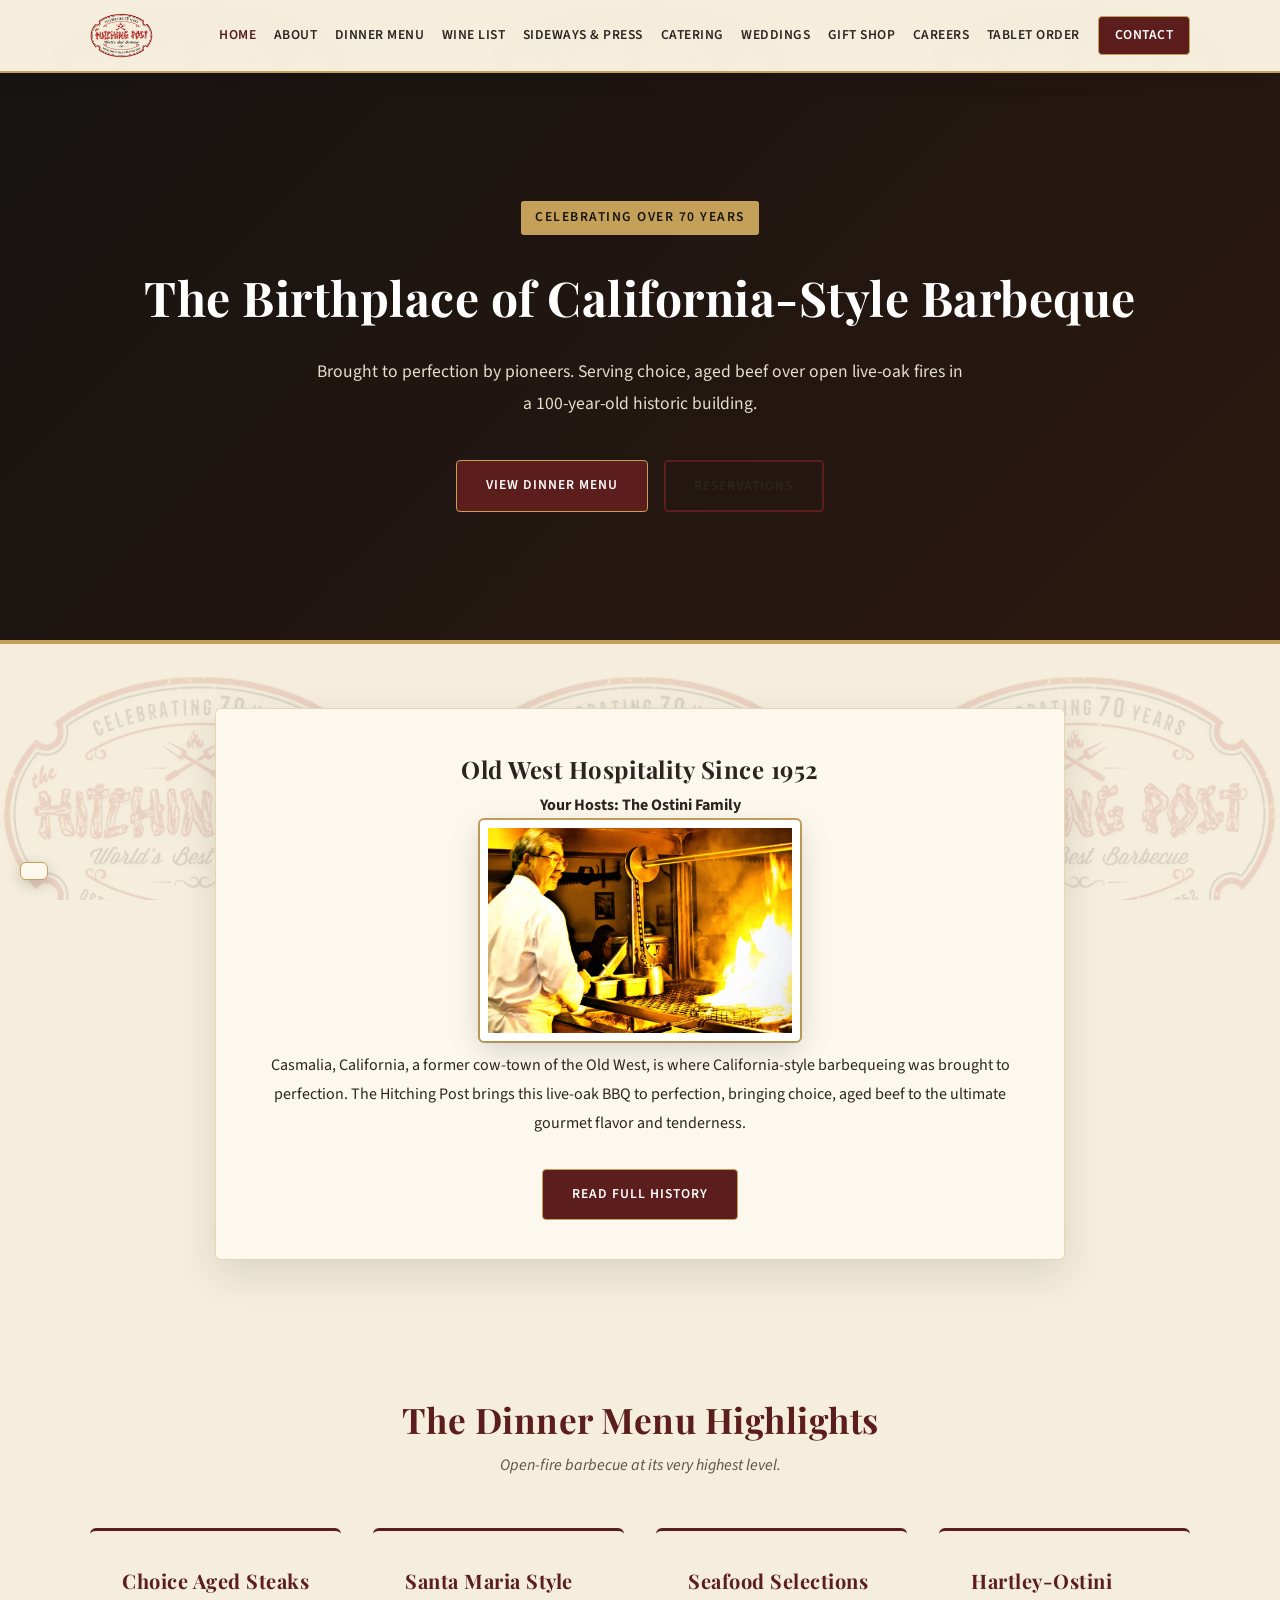
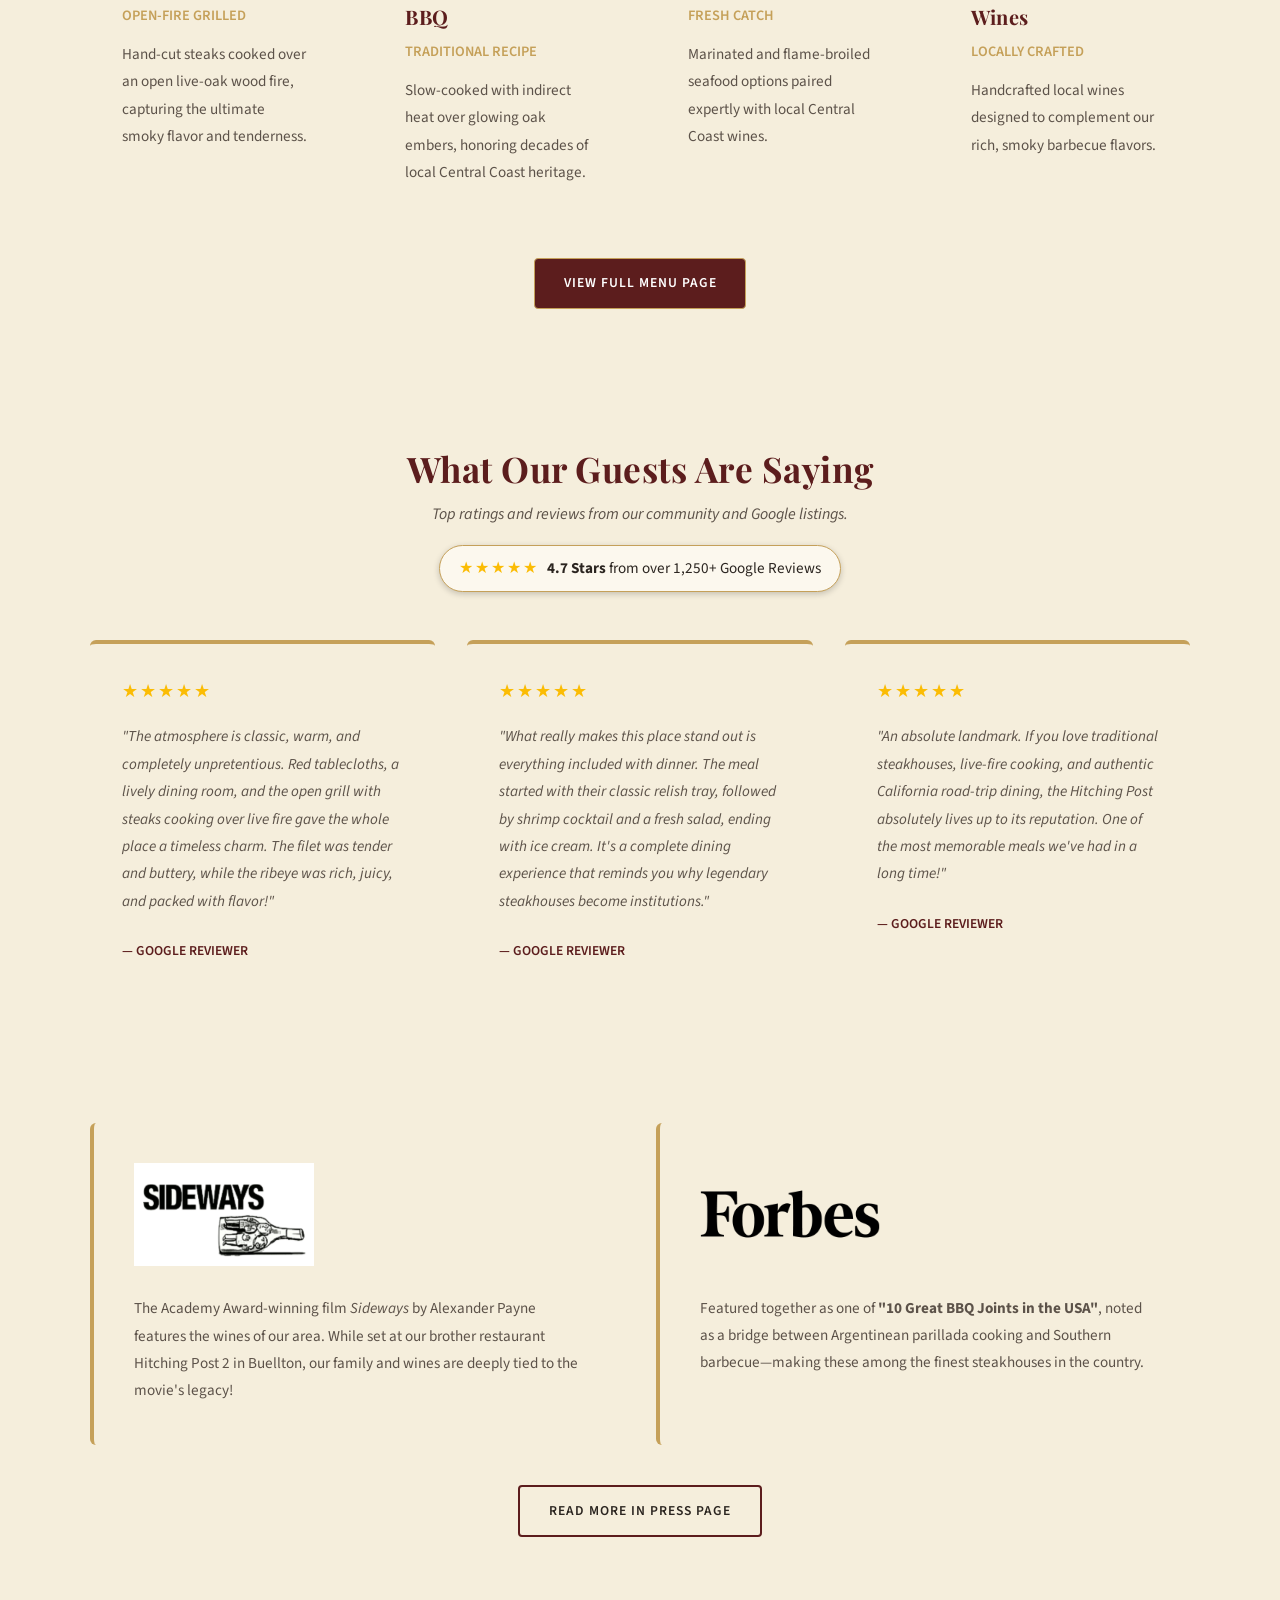
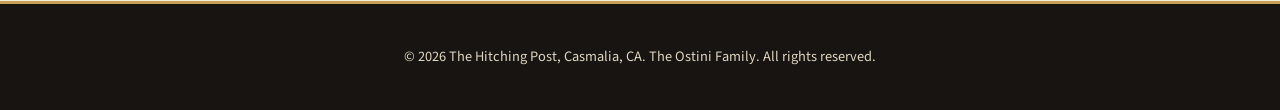
<file: index.html>
<!DOCTYPE html>
<html lang="en">
<head>
    <meta charset="UTF-8">
    <meta name="viewport" content="width=device-width, initial-scale=1.0">
    <title>The Hitching Post | Casmalia, California</title>
    <link rel="stylesheet" href="style.css">
    <link rel="preconnect" href="https://fonts.googleapis.com">
    <link rel="preconnect" href="https://fonts.gstatic.com" crossorigin>
    <link href="https://fonts.googleapis.com/css2?family=Playfair+Display:ital,wght@0,400;0,700;1,400&family=Source+Sans+Pro:wght@400;600&display=swap" rel="stylesheet">
    <!-- Google Translate Script API -->
    <script type="text/javascript" src="//translate.google.com/translate_a/element.js?cb=googleTranslateElementInit"></script>
</head>
<body>

    <!-- Moving Logo Watermark Background Grid -->
    <div class="bg-grid-container">
        <div class="bg-column">
            <img src="logo.PNG" alt="Watermark Logo">
            <img src="logo.PNG" alt="Watermark Logo">
            <img src="logo.PNG" alt="Watermark Logo">
            <img src="logo.PNG" alt="Watermark Logo">
        </div>
        <div class="bg-column">
            <img src="logo.PNG" alt="Watermark Logo">
            <img src="logo.PNG" alt="Watermark Logo">
            <img src="logo.PNG" alt="Watermark Logo">
            <img src="logo.PNG" alt="Watermark Logo">
        </div>
        <div class="bg-column">
            <img src="logo.PNG" alt="Watermark Logo">
            <img src="logo.PNG" alt="Watermark Logo">
            <img src="logo.PNG" alt="Watermark Logo">
            <img src="logo.PNG" alt="Watermark Logo">
        </div>
    </div>

    <!-- Header / Navigation -->
    <header class="site-header">
        <div class="container nav-container">
            <a href="index.html" class="logo-link">
                <img src="logo.PNG" alt="The Hitching Post Logo" class="site-logo">
            </a>
            <nav class="nav-links">
                <a href="index.html">Home</a>
                <a href="about.html">About</a>
                <a href="menu.html">Dinner Menu</a>
                <a href="wine.html">Wine List</a>
                <a href="press.html">Sideways & Press</a>
                <a href="catering.html">Catering</a>
                <a href="weddings.html">Weddings</a>
                <a href="shop.html">Gift Shop</a>
                <a href="career.html">Careers</a>
                <a href="tablet-order.html">Tablet Order</a>
                <a href="contact.html" class="btn-nav">Contact</a>
            </nav>
        </div>
    </header>

    <!-- Hero Section -->
    <section class="page-hero" style="padding: 8rem 0;">
        <div class="container">
            <span style="background-color: var(--secondary-color); color: var(--dark-bg); padding: 0.3rem 0.9rem; font-size: 0.85rem; font-weight: 600; text-transform: uppercase; letter-spacing: 1.5px; border-radius: 3px; display: inline-block; margin-bottom: 1.2rem;">Celebrating Over 70 Years</span>
            <h2 style="font-size: 3rem; margin-bottom: 1rem;">The Birthplace of California-Style Barbeque</h2>
            <p style="max-width: 650px; margin: 0 auto 2.5rem auto; color: #e6dfcb;">Brought to perfection by pioneers. Serving choice, aged beef over open live-oak fires in a 100-year-old historic building.</p>
            <div style="display: flex; gap: 1rem; justify-content: center;">
                <a href="menu.html" class="btn btn-primary">View Dinner Menu</a>
                <a href="contact.html" class="btn btn-secondary">Reservations</a>
            </div>
        </div>
    </section>

    <!-- About / History Section -->
    <section class="content-section container">
        <div class="content-box" style="text-align: center;">
            <h2>Old West Hospitality Since 1952</h2>
            <p class="lead"><strong>Your Hosts: The Ostini Family</strong></p>
            <div class="content-image-container">
                <img src="history.PNG" alt="History of The Hitching Post" class="history-img">
            </div>
            <p>Casmalia, California, a former cow-town of the Old West, is where California-style barbequeing was brought to perfection. The Hitching Post brings this live-oak BBQ to perfection, bringing choice, aged beef to the ultimate gourmet flavor and tenderness.</p>
            <div style="margin-top: 2rem;">
                <a href="about.html" class="btn btn-primary">Read Full History</a>
            </div>
        </div>
    </section>

    <!-- Dinner Menu Highlights Section -->
    <section class="content-section container">
        <div style="text-align: center; margin-bottom: 3rem;">
            <h2 style="color: var(--primary-color); font-size: 2.2rem;">The Dinner Menu Highlights</h2>
            <p style="color: var(--text-muted); font-style: italic;">Open-fire barbecue at its very highest level.</p>
        </div>
        
        <div style="display: grid; grid-template-columns: repeat(auto-fit, minmax(250px, 1fr)); gap: 2rem;">
            <div class="menu-item" style="padding: 2rem; border-radius: 6px; border-top: 3px solid var(--primary-color);">
                <h4 style="color: var(--primary-color); font-size: 1.25rem;">Choice Aged Steaks</h4>
                <p style="font-weight: 600; color: var(--secondary-color); font-size: 0.9rem; text-transform: uppercase; margin: 0.25rem 0 0.75rem 0;">Open-Fire Grilled</p>
                <p style="font-size: 0.95rem; color: var(--text-muted);">Hand-cut steaks cooked over an open live-oak wood fire, capturing the ultimate smoky flavor and tenderness.</p>
            </div>
            <div class="menu-item" style="padding: 2rem; border-radius: 6px; border-top: 3px solid var(--primary-color);">
                <h4 style="color: var(--primary-color); font-size: 1.25rem;">Santa Maria Style BBQ</h4>
                <p style="font-weight: 600; color: var(--secondary-color); font-size: 0.9rem; text-transform: uppercase; margin: 0.25rem 0 0.75rem 0;">Traditional Recipe</p>
                <p style="font-size: 0.95rem; color: var(--text-muted);">Slow-cooked with indirect heat over glowing oak embers, honoring decades of local Central Coast heritage.</p>
            </div>
            <div class="menu-item" style="padding: 2rem; border-radius: 6px; border-top: 3px solid var(--primary-color);">
                <h4 style="color: var(--primary-color); font-size: 1.25rem;">Seafood Selections</h4>
                <p style="font-weight: 600; color: var(--secondary-color); font-size: 0.9rem; text-transform: uppercase; margin: 0.25rem 0 0.75rem 0;">Fresh Catch</p>
                <p style="font-size: 0.95rem; color: var(--text-muted);">Marinated and flame-broiled seafood options paired expertly with local Central Coast wines.</p>
            </div>
            <div class="menu-item" style="padding: 2rem; border-radius: 6px; border-top: 3px solid var(--primary-color);">
                <h4 style="color: var(--primary-color); font-size: 1.25rem;">Hartley-Ostini Wines</h4>
                <p style="font-weight: 600; color: var(--secondary-color); font-size: 0.9rem; text-transform: uppercase; margin: 0.25rem 0 0.75rem 0;">Locally Crafted</p>
                <p style="font-size: 0.95rem; color: var(--text-muted);">Handcrafted local wines designed to complement our rich, smoky barbecue flavors.</p>
            </div>
        </div>
        <div style="text-align: center; margin-top: 2.5rem;">
            <a href="menu.html" class="btn btn-primary">View Full Menu Page</a>
        </div>
    </section>

    <!-- Google Reviews Section -->
    <section class="content-section container">
        <div style="text-align: center; margin-bottom: 3rem;">
            <h2 style="color: var(--primary-color); font-size: 2.2rem;">What Our Guests Are Saying</h2>
            <p style="color: var(--text-muted); font-style: italic;">Top ratings and reviews from our community and Google listings.</p>
            <div style="margin-top: 1rem; display: inline-flex; align-items: center; gap: 0.5rem; background: var(--card-bg); padding: 0.5rem 1.2rem; border-radius: 50px; box-shadow: 0 2px 6px rgba(0,0,0,0.2); border: 1px solid var(--secondary-color);">
                <span style="color: #fbbc04; letter-spacing: 2px;">★★★★★</span>
                <span style="font-size: 0.95rem; color: var(--text-main);"><strong>4.7 Stars</strong> from over 1,250+ Google Reviews</span>
            </div>
        </div>

        <div style="display: grid; grid-template-columns: repeat(auto-fit, minmax(300px, 1fr)); gap: 2rem;">
            <div class="review-card" style="padding: 2rem; border-radius: 6px; border-top: 4px solid var(--secondary-color);">
                <div style="color: #fbbc04; font-size: 1.1rem; letter-spacing: 2px; margin-bottom: 1rem;">★★★★★</div>
                <p style="font-size: 0.95rem; color: var(--text-muted); font-style: italic; margin-bottom: 1.5rem;">"The atmosphere is classic, warm, and completely unpretentious. Red tablecloths, a lively dining room, and the open grill with steaks cooking over live fire gave the whole place a timeless charm. The filet was tender and buttery, while the ribeye was rich, juicy, and packed with flavor!"</p>
                <p style="font-size: 0.85rem; font-weight: 600; color: var(--primary-color); text-transform: uppercase;">— Google Reviewer</p>
            </div>

            <div class="review-card" style="padding: 2rem; border-radius: 6px; border-top: 4px solid var(--secondary-color);">
                <div style="color: #fbbc04; font-size: 1.1rem; letter-spacing: 2px; margin-bottom: 1rem;">★★★★★</div>
                <p style="font-size: 0.95rem; color: var(--text-muted); font-style: italic; margin-bottom: 1.5rem;">"What really makes this place stand out is everything included with dinner. The meal started with their classic relish tray, followed by shrimp cocktail and a fresh salad, ending with ice cream. It's a complete dining experience that reminds you why legendary steakhouses become institutions."</p>
                <p style="font-size: 0.85rem; font-weight: 600; color: var(--primary-color); text-transform: uppercase;">— Google Reviewer</p>
            </div>

            <div class="review-card" style="padding: 2rem; border-radius: 6px; border-top: 4px solid var(--secondary-color);">
                <div style="color: #fbbc04; font-size: 1.1rem; letter-spacing: 2px; margin-bottom: 1rem;">★★★★★</div>
                <p style="font-size: 0.95rem; color: var(--text-muted); font-style: italic; margin-bottom: 1.5rem;">"An absolute landmark. If you love traditional steakhouses, live-fire cooking, and authentic California road-trip dining, the Hitching Post absolutely lives up to its reputation. One of the most memorable meals we've had in a long time!"</p>
                <p style="font-size: 0.85rem; font-weight: 600; color: var(--primary-color); text-transform: uppercase;">— Google Reviewer</p>
            </div>
        </div>
    </section>

    <!-- Sideways & Forbes Press Section -->
    <section class="content-section container">
        <div style="display: grid; grid-template-columns: repeat(auto-fit, minmax(300px, 1fr)); gap: 2rem;">
            <div class="sideways-card" style="padding: 2.5rem; border-radius: 6px; border-left: 4px solid var(--secondary-color);">
                <div style="margin-bottom: 1.25rem;">
                    <img src="sideways.PNG" alt="Sideways Feature" style="max-width: 180px; width: 100%; height: auto; object-fit: contain;">
                </div>
                <p style="color: var(--text-muted); font-size: 0.95rem;">The Academy Award-winning film <em>Sideways</em> by Alexander Payne features the wines of our area. While set at our brother restaurant Hitching Post 2 in Buellton, our family and wines are deeply tied to the movie's legacy!</p>
            </div>
            <div class="sideways-card" style="padding: 2.5rem; border-radius: 6px; border-left: 4px solid var(--secondary-color);">
                <div style="margin-bottom: 1.25rem;">
                    <img src="forbes.PNG" alt="Forbes Magazine Feature" style="max-width: 180px; width: 100%; height: auto; object-fit: contain;">
                </div>
                <p style="color: var(--text-muted); font-size: 0.95rem;">Featured together as one of <strong>"10 Great BBQ Joints in the USA"</strong>, noted as a bridge between Argentinean parillada cooking and Southern barbecue—making these among the finest steakhouses in the country.</p>
            </div>
        </div>
        <div style="text-align: center; margin-top: 2.5rem;">
            <a href="press.html" class="btn btn-secondary" style="border-color: var(--primary-color); color: var(--text-main);">Read More in Press Page</a>
        </div>
    </section>

    <!-- Footer -->
    <footer>
        <div class="container">
            <p>&copy; 2026 The Hitching Post, Casmalia, CA. The Ostini Family. All rights reserved.</p>
        </div>
    </footer>

    <!-- JavaScript for Smooth Animations -->
    <script src="main.js" defer></script>
</body>
</html>
</file>
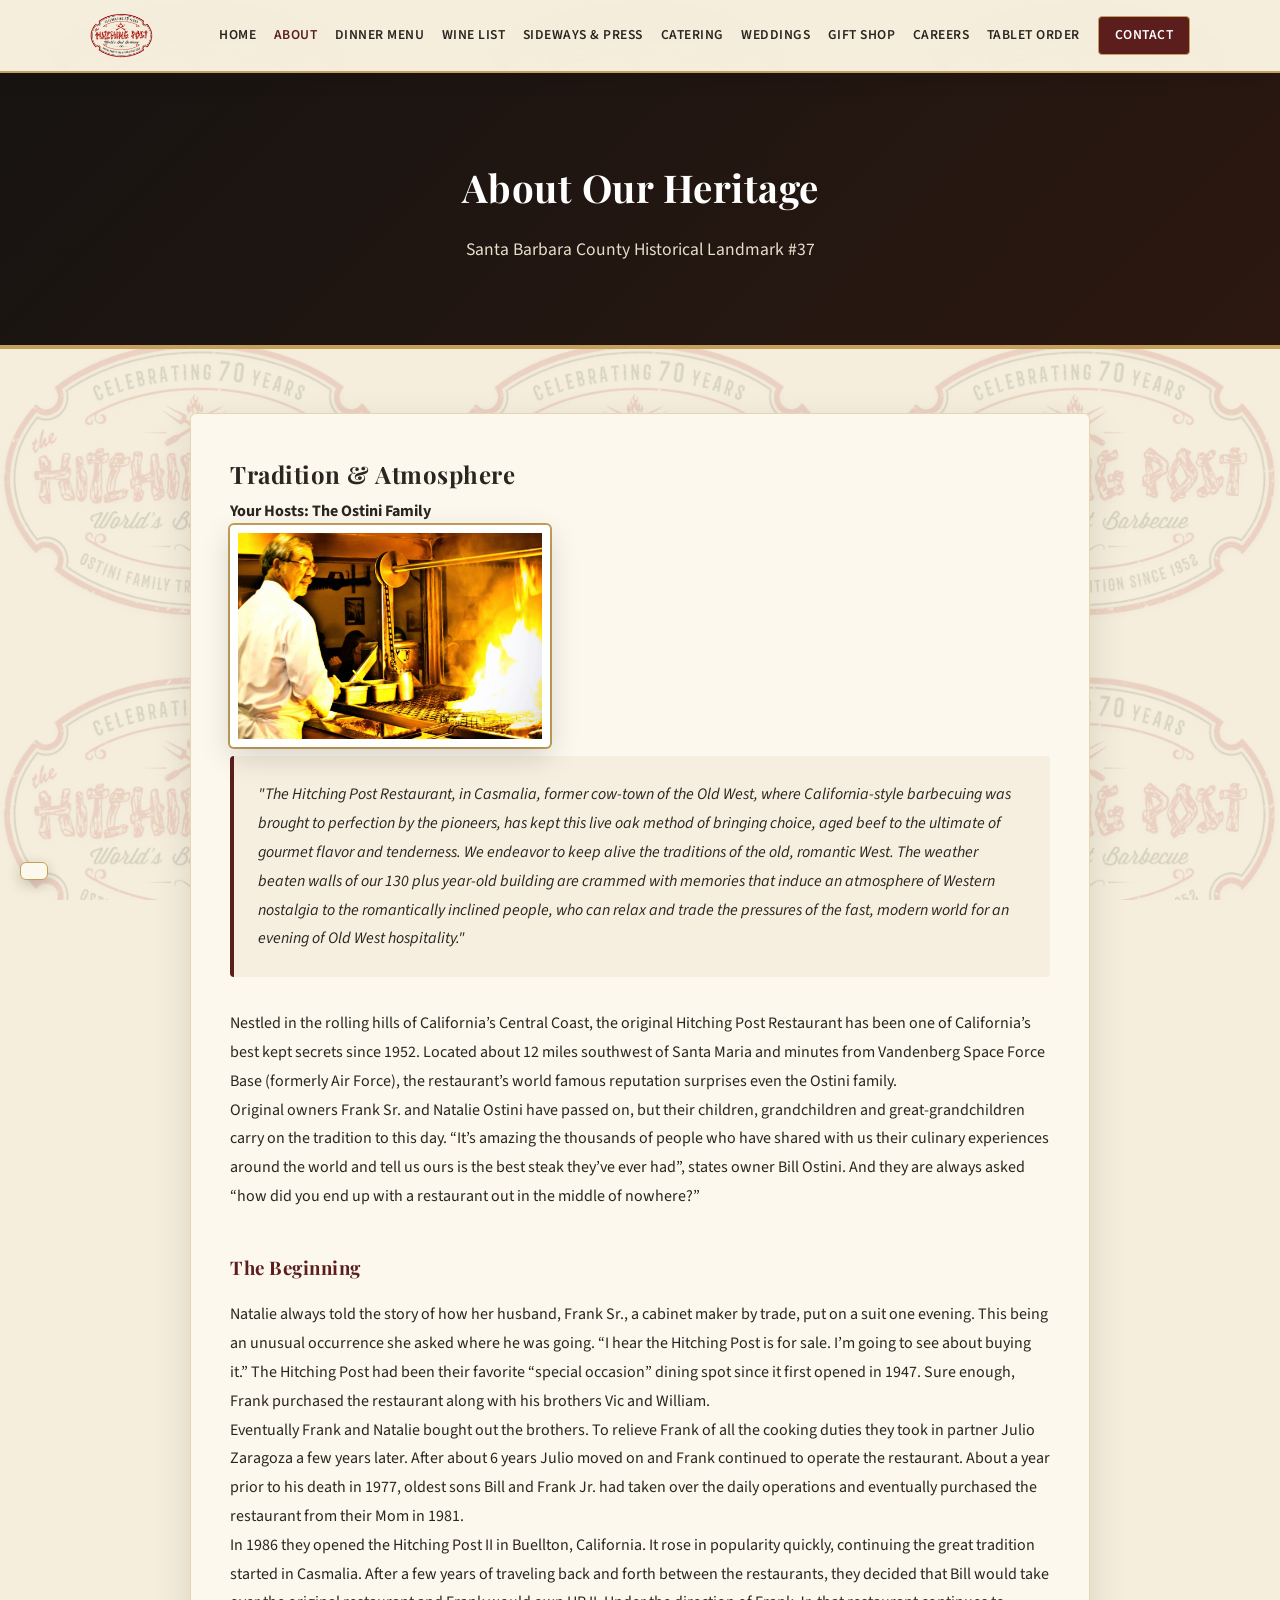
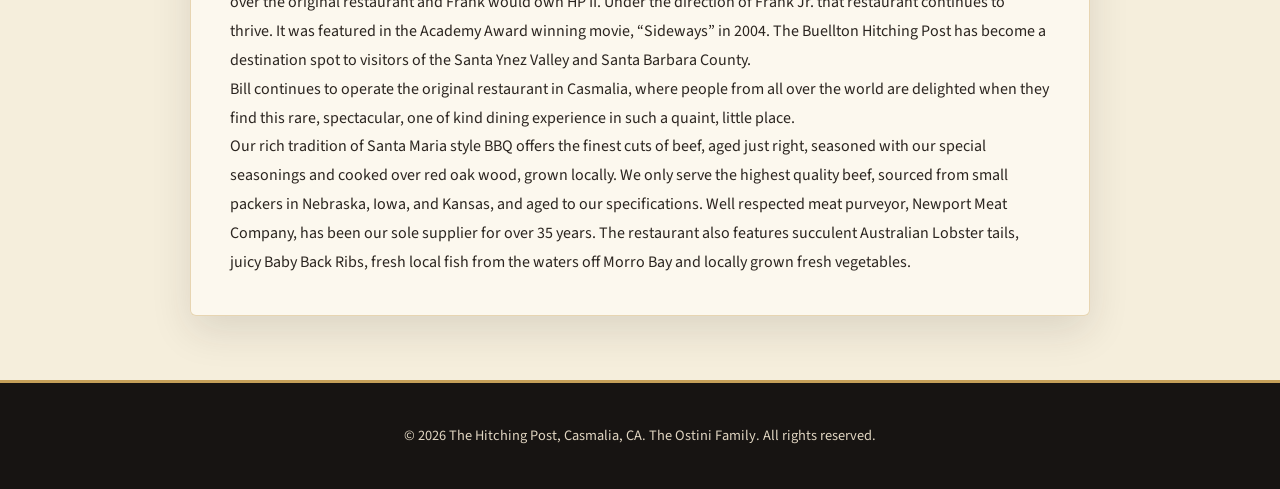
<file: about.html>
<!DOCTYPE html>
<html lang="en">
<head>
    <meta charset="UTF-8">
    <meta name="viewport" content="width=device-width, initial-scale=1.0">
    <title>About Us | The Hitching Post Casmalia</title>
    <link rel="stylesheet" href="style.css">
    <link rel="preconnect" href="https://fonts.googleapis.com">
    <link rel="preconnect" href="https://fonts.gstatic.com" crossorigin>
    <link href="https://fonts.googleapis.com/css2?family=Playfair+Display:ital,wght@0,400;0,700;1,400&family=Source+Sans+Pro:wght@400;600&display=swap" rel="stylesheet">
    <!-- Google Translate Script API -->
    <script type="text/javascript" src="//translate.google.com/translate_a/element.js?cb=googleTranslateElementInit"></script>
</head>
<body>

    <!-- Moving Logo Watermark Background Grid -->
    <div class="bg-grid-container">
        <div class="bg-column">
            <img src="logo.PNG" alt="Watermark Logo">
            <img src="logo.PNG" alt="Watermark Logo">
            <img src="logo.PNG" alt="Watermark Logo">
            <img src="logo.PNG" alt="Watermark Logo">
        </div>
        <div class="bg-column">
            <img src="logo.PNG" alt="Watermark Logo">
            <img src="logo.PNG" alt="Watermark Logo">
            <img src="logo.PNG" alt="Watermark Logo">
            <img src="logo.PNG" alt="Watermark Logo">
        </div>
        <div class="bg-column">
            <img src="logo.PNG" alt="Watermark Logo">
            <img src="logo.PNG" alt="Watermark Logo">
            <img src="logo.PNG" alt="Watermark Logo">
            <img src="logo.PNG" alt="Watermark Logo">
        </div>
    </div>

    <!-- Header / Navigation -->
    <header class="site-header">
        <div class="container nav-container">
            <a href="index.html" class="logo-link">
                <img src="logo.PNG" alt="The Hitching Post Logo" class="site-logo">
            </a>
            <nav class="nav-links">
                <a href="index.html">Home</a>
                <a href="about.html" class="active">About</a>
                <a href="menu.html">Dinner Menu</a>
                <a href="wine.html">Wine List</a>
                <a href="press.html">Sideways & Press</a>
                <a href="catering.html">Catering</a>
                <a href="weddings.html">Weddings</a>
                <a href="shop.html">Gift Shop</a>
                <a href="career.html">Careers</a>
                <a href="tablet-order.html">Tablet Order</a>
                <a href="contact.html" class="btn-nav">Contact</a>
            </nav>
        </div>
    </header>

    <!-- Hero Section -->
    <section class="page-hero">
        <div class="container">
            <h2>About Our Heritage</h2>
            <p>Santa Barbara County Historical Landmark #37</p>
        </div>
    </section>

    <!-- Main History Section -->
    <section class="content-section container">
        <div class="content-box" style="max-width: 900px;">
            <h2>Tradition & Atmosphere</h2>
            <p class="lead"><strong>Your Hosts: The Ostini Family</strong></p>
            
            <div class="content-image-container">
                <img src="history.PNG" alt="History of The Hitching Post" class="history-img">
            </div>

            <p style="font-style: italic; background: rgba(197, 160, 89, 0.1); padding: 1.5rem; border-left: 4px solid var(--primary-color); border-radius: 4px; margin-bottom: 2rem;">
                "The Hitching Post Restaurant, in Casmalia, former cow-town of the Old West, where California-style barbecuing was brought to perfection by the pioneers, has kept this live oak method of bringing choice, aged beef to the ultimate of gourmet flavor and tenderness. We endeavor to keep alive the traditions of the old, romantic West. The weather beaten walls of our 130 plus year-old building are crammed with memories that induce an atmosphere of Western nostalgia to the romantically inclined people, who can relax and trade the pressures of the fast, modern world for an evening of Old West hospitality."
            </p>

            <p>Nestled in the rolling hills of California’s Central Coast, the original Hitching Post Restaurant has been one of California’s best kept secrets since 1952. Located about 12 miles southwest of Santa Maria and minutes from Vandenberg Space Force Base (formerly Air Force), the restaurant’s world famous reputation surprises even the Ostini family.</p>

            <p>Original owners Frank Sr. and Natalie Ostini have passed on, but their children, grandchildren and great-grandchildren carry on the tradition to this day. “It’s amazing the thousands of people who have shared with us their culinary experiences around the world and tell us ours is the best steak they’ve ever had”, states owner Bill Ostini. And they are always asked “how did you end up with a restaurant out in the middle of nowhere?”</p>

            <h3 style="color: var(--primary-color); margin-top: 2.5rem; margin-bottom: 1rem; font-family: 'Playfair Display', serif;">The Beginning</h3>
            <p>Natalie always told the story of how her husband, Frank Sr., a cabinet maker by trade, put on a suit one evening. This being an unusual occurrence she asked where he was going. “I hear the Hitching Post is for sale. I’m going to see about buying it.” The Hitching Post had been their favorite “special occasion” dining spot since it first opened in 1947. Sure enough, Frank purchased the restaurant along with his brothers Vic and William.</p>
            
            <p>Eventually Frank and Natalie bought out the brothers. To relieve Frank of all the cooking duties they took in partner Julio Zaragoza a few years later. After about 6 years Julio moved on and Frank continued to operate the restaurant. About a year prior to his death in 1977, oldest sons Bill and Frank Jr. had taken over the daily operations and eventually purchased the restaurant from their Mom in 1981.</p>

            <p>In 1986 they opened the Hitching Post II in Buellton, California. It rose in popularity quickly, continuing the great tradition started in Casmalia. After a few years of traveling back and forth between the restaurants, they decided that Bill would take over the original restaurant and Frank would own HP II. Under the direction of Frank Jr. that restaurant continues to thrive. It was featured in the Academy Award winning movie, “Sideways” in 2004. The Buellton Hitching Post has become a destination spot to visitors of the Santa Ynez Valley and Santa Barbara County.</p>

            <p>Bill continues to operate the original restaurant in Casmalia, where people from all over the world are delighted when they find this rare, spectacular, one of kind dining experience in such a quaint, little place.</p>

            <p>Our rich tradition of Santa Maria style BBQ offers the finest cuts of beef, aged just right, seasoned with our special seasonings and cooked over red oak wood, grown locally. We only serve the highest quality beef, sourced from small packers in Nebraska, Iowa, and Kansas, and aged to our specifications. Well respected meat purveyor, Newport Meat Company, has been our sole supplier for over 35 years. The restaurant also features succulent Australian Lobster tails, juicy Baby Back Ribs, fresh local fish from the waters off Morro Bay and locally grown fresh vegetables.</p>
        </div>
    </section>

    <!-- Footer -->
    <footer>
        <div class="container">
            <p>&copy; 2026 The Hitching Post, Casmalia, CA. The Ostini Family. All rights reserved.</p>
        </div>
    </footer>

    <!-- JavaScript for Smooth Animations -->
    <script src="main.js" defer></script>
</body>
</html>
</file>
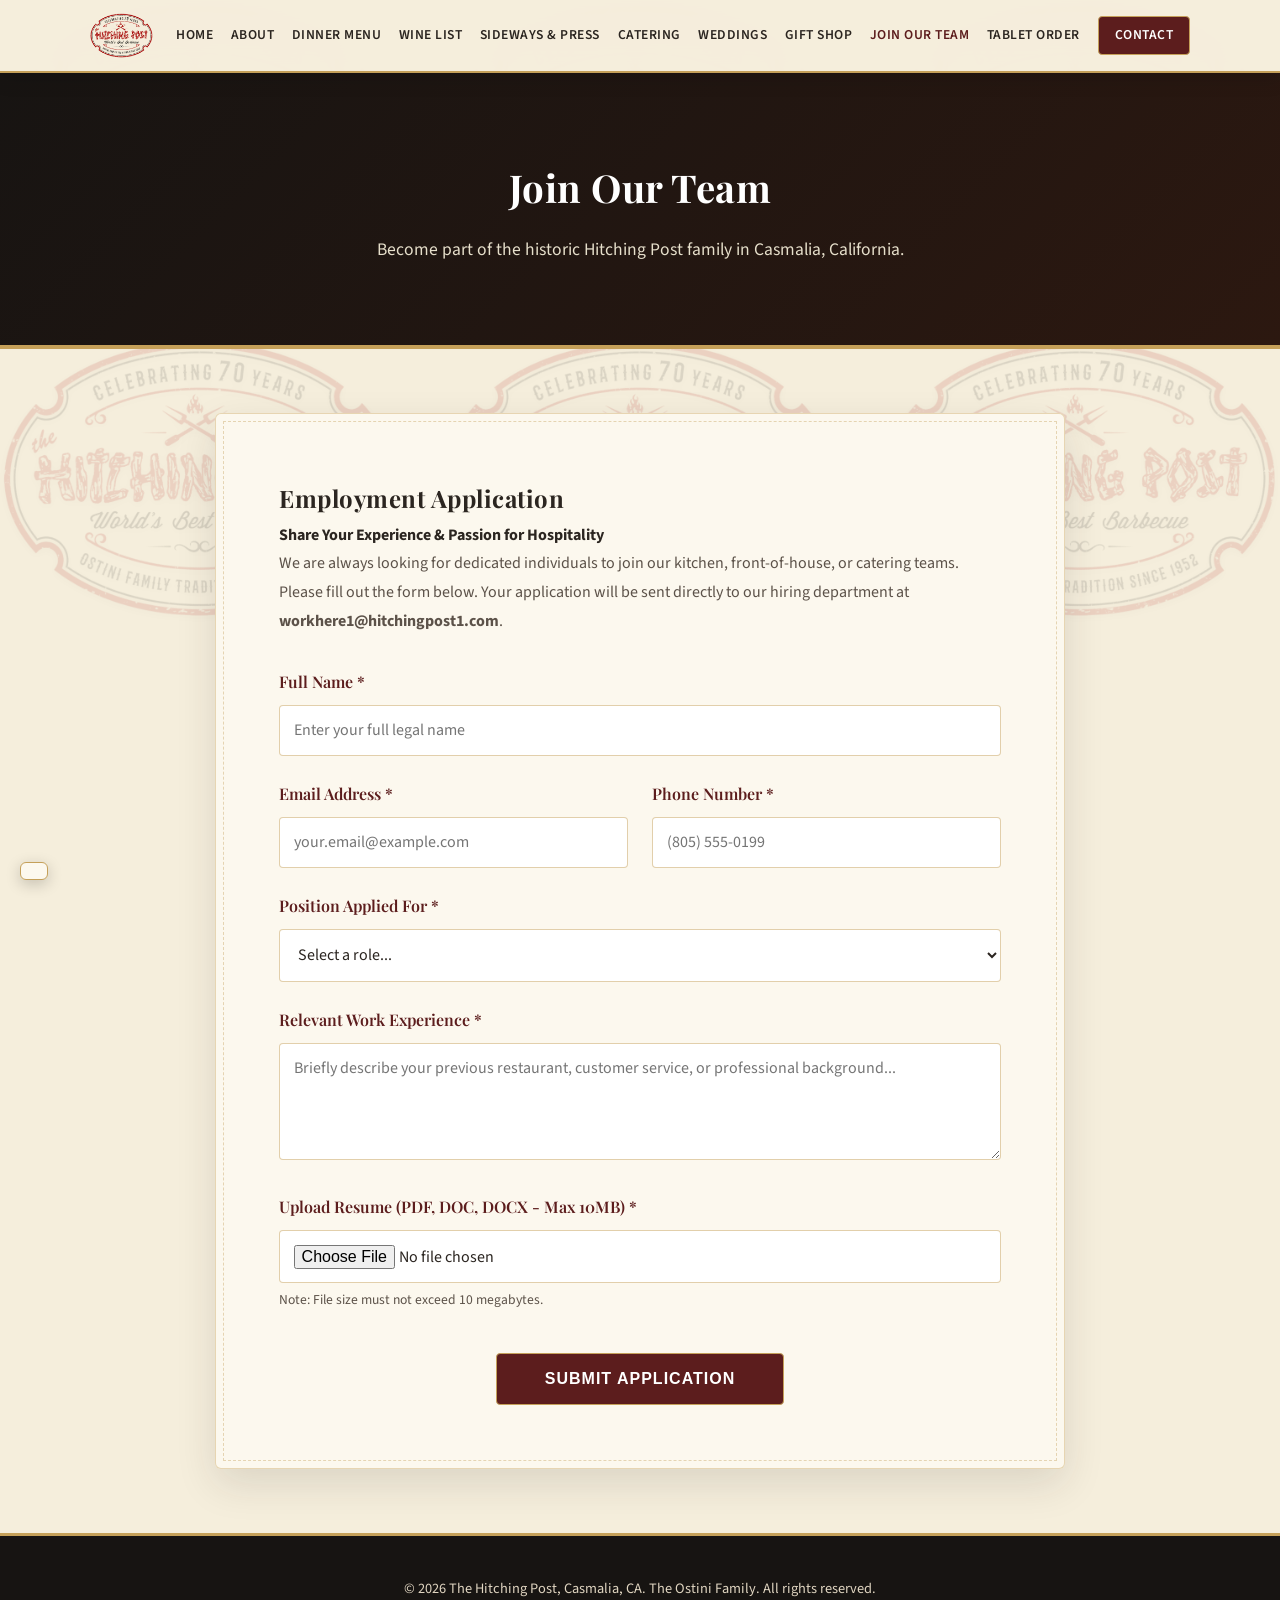
<file: career.html>
<!DOCTYPE html>
<html lang="en">
<head>
    <meta charset="UTF-8">
    <meta name="viewport" content="width=device-width, initial-scale=1.0">
    <title>Join Our Team & Careers | The Hitching Post Casmalia</title>
    <link rel="stylesheet" href="style.css">
    <link rel="preconnect" href="https://fonts.googleapis.com">
    <link rel="preconnect" href="https://fonts.gstatic.com" crossorigin>
    <link href="https://fonts.googleapis.com/css2?family=Playfair+Display:ital,wght@0,400;0,700;1,400&family=Source+Sans+Pro:wght@400;600&display=swap" rel="stylesheet">
    <!-- Google Translate Script API -->
    <script type="text/javascript" src="//translate.google.com/translate_a/element.js?cb=googleTranslateElementInit"></script>
    <style>
        .career-form-container {
            max-width: 850px;
            margin: 0 auto;
            background: var(--card-bg);
            padding: 4rem;
            border-radius: 6px;
            box-shadow: 0 15px 40px rgba(43, 37, 32, 0.12), 
                        inset 0 0 0 1px rgba(197, 160, 89, 0.4);
            position: relative;
        }
        .career-form-container::before {
            content: '';
            position: absolute;
            top: 8px; left: 8px; right: 8px; bottom: 8px;
            border: 1px dashed rgba(197, 160, 89, 0.4);
            pointer-events: none;
        }
        .form-group {
            margin-bottom: 1.5rem;
        }
        .form-group label {
            display: block;
            font-weight: 600;
            color: var(--primary-color);
            margin-bottom: 0.5rem;
            font-family: 'Playfair Display', serif;
        }
        .form-group input, .form-group select, .form-group textarea {
            width: 100%;
            padding: 0.85rem;
            border: 1px solid rgba(197, 160, 89, 0.5);
            border-radius: 4px;
            background: var(--white);
            font-family: 'Source Sans Pro', sans-serif;
            font-size: 1rem;
            color: var(--text-main);
        }
        .form-group input:focus, .form-group select:focus, .form-group textarea:focus {
            outline: none;
            border-color: var(--primary-color);
            box-shadow: 0 0 8px rgba(92, 29, 29, 0.2);
        }
        .file-hint {
            font-size: 0.85rem;
            color: var(--text-muted);
            margin-top: 0.3rem;
        }
        .success-banner {
            display: none;
            background: rgba(46, 125, 50, 0.15);
            border-left: 4px solid #2e7d32;
            padding: 1.5rem;
            margin-bottom: 2rem;
            border-radius: 4px;
            color: #1b5e20;
        }
    </style>
</head>
<body>

    <!-- Moving Logo Watermark Background Grid -->
    <div class="bg-grid-container">
        <div class="bg-column">
            <img src="logo.PNG" alt="Watermark Logo"><img src="logo.PNG" alt="Watermark Logo">
        </div>
        <div class="bg-column">
            <img src="logo.PNG" alt="Watermark Logo"><img src="logo.PNG" alt="Watermark Logo">
        </div>
        <div class="bg-column">
            <img src="logo.PNG" alt="Watermark Logo"><img src="logo.PNG" alt="Watermark Logo">
        </div>
    </div>

    <!-- Header / Navigation -->
    <header class="site-header">
        <div class="container nav-container">
            <a href="index.html" class="logo-link">
                <img src="logo.PNG" alt="The Hitching Post Logo" class="site-logo">
            </a>
            <nav class="nav-links">
                <a href="index.html">Home</a>
                <a href="about.html">About</a>
                <a href="menu.html">Dinner Menu</a>
                <a href="wine.html">Wine List</a>
                <a href="press.html">Sideways & Press</a>
                <a href="catering.html">Catering</a>
                <a href="weddings.html">Weddings</a>
                <a href="shop.html">Gift Shop</a>
                <a href="career.html" class="active">Join Our Team</a>
                <a href="tablet-order.html">Tablet Order</a>
                <a href="contact.html" class="btn-nav">Contact</a>
            </nav>
        </div>
    </header>

    <!-- Hero Section -->
    <section class="page-hero">
        <div class="container">
            <h2>Join Our Team</h2>
            <p>Become part of the historic Hitching Post family in Casmalia, California.</p>
        </div>
    </section>

    <!-- Career Application Section -->
    <section class="content-section container">
        <div class="career-form-container">
            <h2>Employment Application</h2>
            <p class="lead"><strong>Share Your Experience & Passion for Hospitality</strong></p>
            <p style="margin-bottom: 2rem; color: var(--text-muted);">We are always looking for dedicated individuals to join our kitchen, front-of-house, or catering teams. Please fill out the form below. Your application will be sent directly to our hiring department at <strong>workhere1@hitchingpost1.com</strong>.</p>

            <!-- Success Notification Banner -->
            <div id="successBanner" class="success-banner">
                <strong>Application Ready to Dispatch!</strong> Your form details have been structured. Your default email client will now open to send your submission directly to <strong>workhere1@hitchingpost1.com</strong> with your attached resume.
            </div>

            <form id="careerForm" onsubmit="handleCareerSubmission(event)">
                <div class="form-group">
                    <label for="fullName">Full Name *</label>
                    <input type="text" id="fullName" required placeholder="Enter your full legal name">
                </div>

                <div style="display: grid; grid-template-columns: 1fr 1fr; gap: 1.5rem;">
                    <div class="form-group">
                        <label for="email">Email Address *</label>
                        <input type="email" id="email" required placeholder="your.email@example.com">
                    </div>
                    <div class="form-group">
                        <label for="phone">Phone Number *</label>
                        <input type="tel" id="phone" required placeholder="(805) 555-0199">
                    </div>
                </div>

                <div class="form-group">
                    <label for="position">Position Applied For *</label>
                    <select id="position" required>
                        <option value="">Select a role...</option>
                        <option value="Line Cook / Pitmaster">Line Cook / Open-Fire Pitmaster</option>
                        <option value="Server / Waitstaff">Server / Front-of-House Waitstaff</option>
                        <option value="Host / Hostess">Host / Hostess</option>
                        <option value="Catering Crew">Catering & Event Crew</option>
                        <option value="Kitchen Support / Dishwasher">Kitchen Support / Utility</option>
                        <option value="Other">Other Position</option>
                    </select>
                </div>

                <div class="form-group">
                    <label for="experience">Relevant Work Experience *</label>
                    <textarea id="experience" rows="4" required placeholder="Briefly describe your previous restaurant, customer service, or professional background..."></textarea>
                </div>

                <div class="form-group">
                    <label for="resumeFile">Upload Resume (PDF, DOC, DOCX - Max 10MB) *</label>
                    <input type="file" id="resumeFile" accept=".pdf,.doc,.docx" required onchange="validateFileSize(this)">
                    <div class="file-hint">Note: File size must not exceed 10 megabytes.</div>
                </div>

                <div style="text-align: center; margin-top: 2.5rem;">
                    <button type="submit" class="btn btn-primary" style="padding: 1rem 3rem; font-size: 1rem;">Submit Application</button>
                </div>
            </form>
        </div>
    </section>

    <!-- Footer -->
    <footer>
        <div class="container">
            <p>&copy; 2026 The Hitching Post, Casmalia, CA. The Ostini Family. All rights reserved.</p>
        </div>
    </footer>

    <!-- Career Form Logic Script -->
    <script>
        function validateFileSize(input) {
            if (input.files && input.files[0]) {
                const fileSizeMB = input.files[0].size / (1024 * 1024);
                if (fileSizeMB > 10) {
                    alert("File size exceeds 10MB! Please select a smaller resume file.");
                    input.value = "";
                }
            }
        }

        function handleCareerSubmission(event) {
            event.preventDefault();
            
            const name = document.getElementById("fullName").value;
            const email = document.getElementById("email").value;
            const phone = document.getElementById("phone").value;
            const position = document.getElementById("position").value;
            const experience = document.getElementById("experience").value;
            const resumeInput = document.getElementById("resumeFile");
            const fileName = resumeInput.files[0] ? resumeInput.files[0].name : "No file attached";

            document.getElementById("successBanner").style.display = "block";
            window.scrollTo({ top: 200, behavior: 'smooth' });

            const recipient = "workhere1@hitchingpost1.com";
            const subject = encodeURIComponent(`Job Application: ${position} - ${name}`);
            const body = encodeURIComponent(
                `New Job Application Submission:\n\n` +
                `Full Name: ${name}\n` +
                `Email: ${email}\n` +
                `Phone: ${phone}\n` +
                `Position: ${position}\n\n` +
                `Work Experience:\n${experience}\n\n` +
                `Attached Resume File Name: ${fileName}\n` +
                `(Note: Please remember to attach your resume file directly in your email client before hitting send.)`
            );

            setTimeout(() => {
                window.location.href = `mailto:${recipient}?subject=${subject}&body=${body}`;
            }, 1500);
        }
    </script>
    <script src="main.js" defer></script>
</body>
</html>
</file>
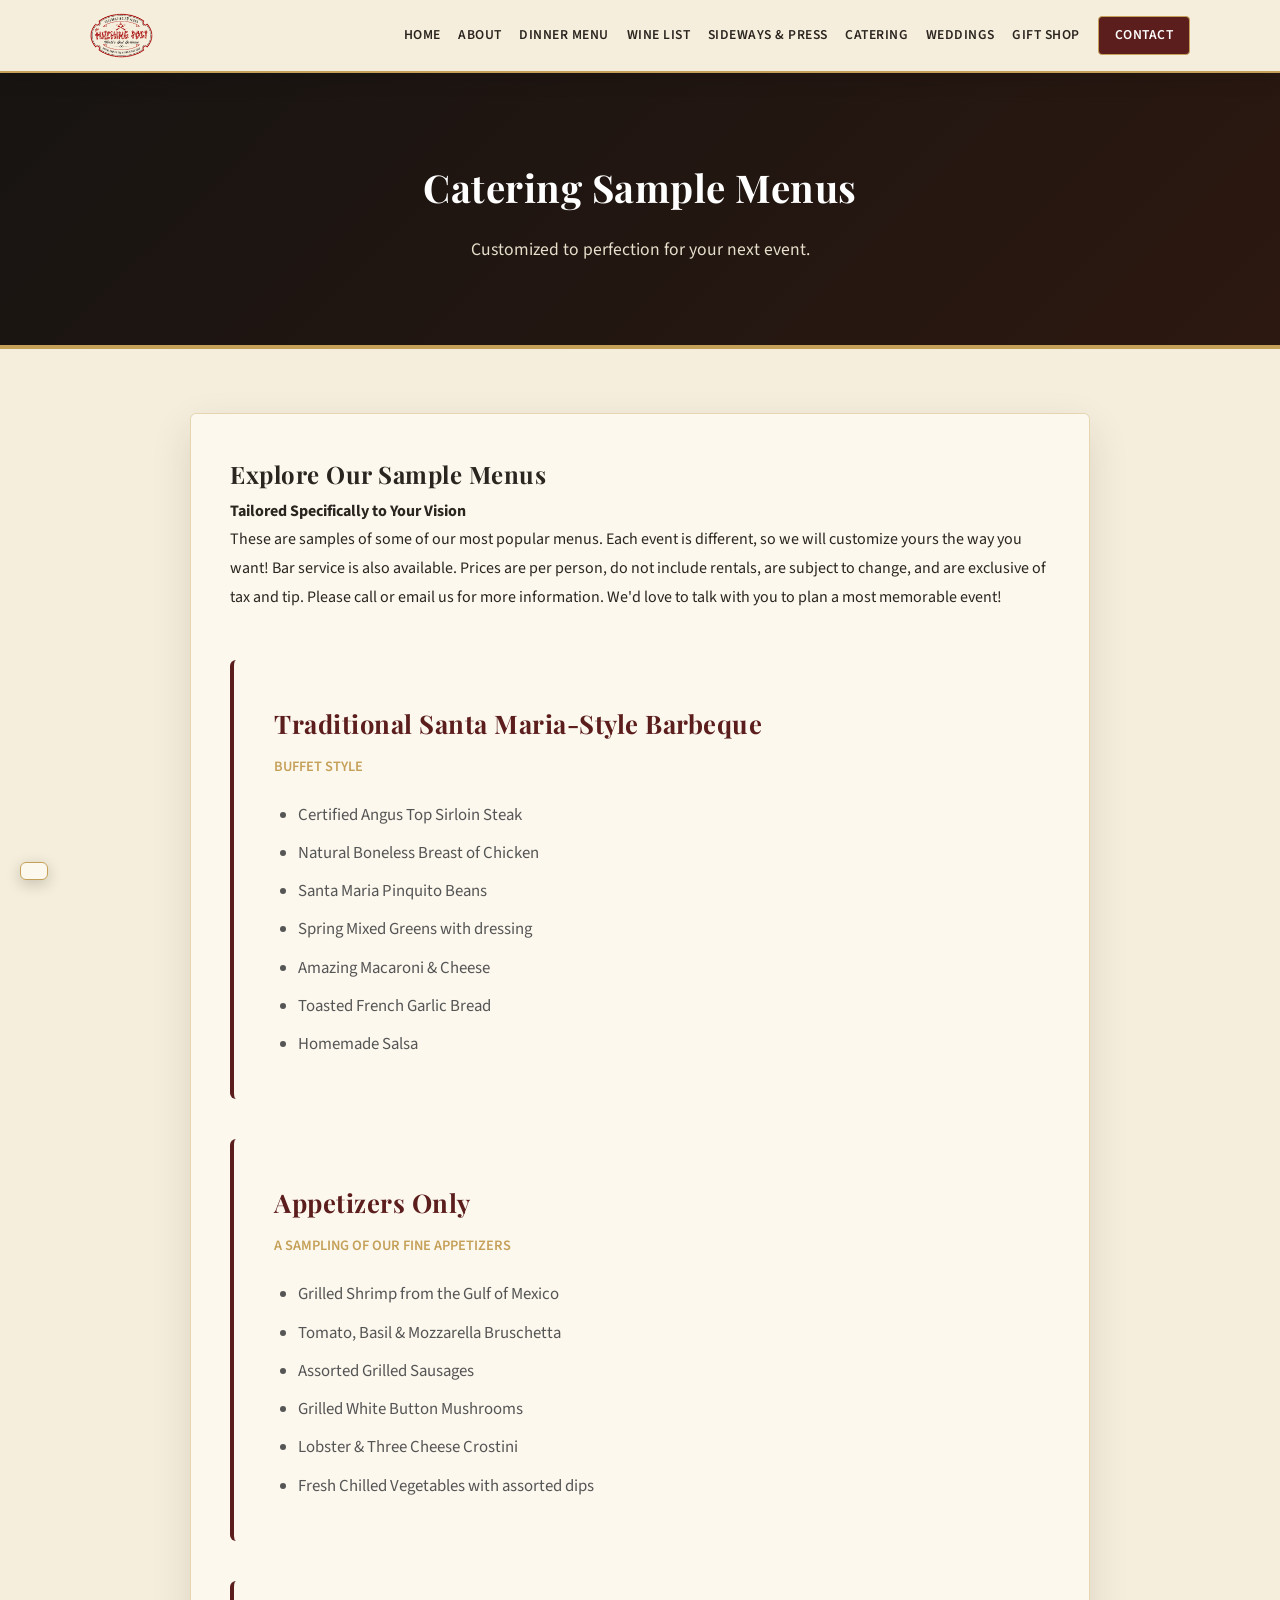
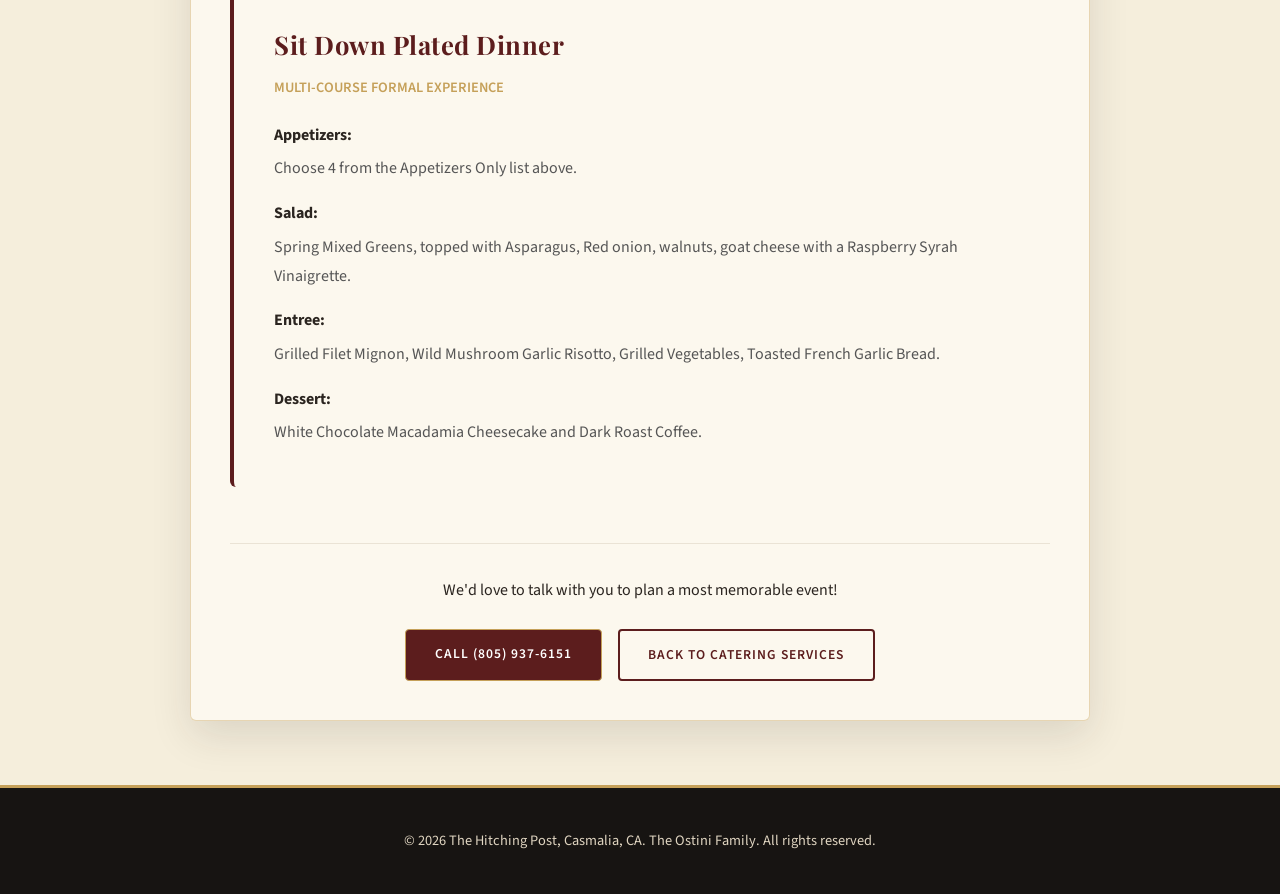
<file: catering-menus.html>
<!DOCTYPE html>
<html lang="en">
<head>
    <meta charset="UTF-8">
    <meta name="viewport" content="width=device-width, initial-scale=1.0">
    <title>Catering Sample Menus | The Hitching Post Casmalia</title>
    <link rel="stylesheet" href="style.css">
    <link rel="preconnect" href="https://fonts.googleapis.com">
    <link rel="preconnect" href="https://fonts.gstatic.com" crossorigin>
    <link href="https://fonts.googleapis.com/css2?family=Playfair+Display:ital,wght@0,400;0,700;1,400&family=Source+Sans+Pro:wght@400;600&display=swap" rel="stylesheet">
</head>
<body>

    <!-- Header / Navigation -->
    <header class="site-header">
        <div class="container nav-container">
            <a href="index.html" class="logo-link">
                <img src="logo.PNG" alt="The Hitching Post Logo" class="site-logo">
            </a>
            <nav class="nav-links">
                <a href="index.html">Home</a>
                <a href="about.html">About</a>
                <a href="menu.html">Dinner Menu</a>
                <a href="wine.html">Wine List</a>
                <a href="press.html">Sideways & Press</a>
                <a href="catering.html" class="active">Catering</a>
                <a href="weddings.html">Weddings</a>
                <a href="shop.html">Gift Shop</a>
                <a href="contact.html" class="btn-nav">Contact</a>
            </nav>
        </div>
    </header>

    <!-- Hero Section -->
    <section class="page-hero">
        <div class="container">
            <h2>Catering Sample Menus</h2>
            <p>Customized to perfection for your next event.</p>
        </div>
    </section>

    <!-- Main Menus Content -->
    <section class="content-section container">
        <div class="content-box" style="max-width: 900px;">
            <h2>Explore Our Sample Menus</h2>
            <p class="lead"><strong>Tailored Specifically to Your Vision</strong></p>
            
            <p>These are samples of some of our most popular menus. Each event is different, so we will customize yours the way you want! Bar service is also available. Prices are per person, do not include rentals, are subject to change, and are exclusive of tax and tip. Please call or email us for more information. We'd love to talk with you to plan a most memorable event!</p>

            <div style="margin-top: 3rem; display: grid; gap: 2.5rem;">
                
                <!-- Menu Option 1 -->
                <div style="background: var(--light-bg); padding: 2.5rem; border-radius: 6px; border-left: 4px solid var(--primary-color);">
                    <h3 style="color: var(--primary-color); font-family: 'Playfair Display', serif; margin-bottom: 0.5rem; font-size: 1.6rem;">Traditional Santa Maria-Style Barbeque</h3>
                    <p style="font-weight: 600; color: var(--secondary-color); text-transform: uppercase; font-size: 0.9rem; margin-bottom: 1.25rem;">Buffet Style</p>
                    <ul style="list-style-type: disc; padding-left: 1.5rem; color: #555; display: grid; gap: 0.5rem; font-size: 1.05rem;">
                        <li>Certified Angus Top Sirloin Steak</li>
                        <li>Natural Boneless Breast of Chicken</li>
                        <li>Santa Maria Pinquito Beans</li>
                        <li>Spring Mixed Greens with dressing</li>
                        <li>Amazing Macaroni & Cheese</li>
                        <li>Toasted French Garlic Bread</li>
                        <li>Homemade Salsa</li>
                    </ul>
                </div>

                <!-- Menu Option 2 -->
                <div style="background: var(--light-bg); padding: 2.5rem; border-radius: 6px; border-left: 4px solid var(--primary-color);">
                    <h3 style="color: var(--primary-color); font-family: 'Playfair Display', serif; margin-bottom: 0.5rem; font-size: 1.6rem;">Appetizers Only</h3>
                    <p style="font-weight: 600; color: var(--secondary-color); text-transform: uppercase; font-size: 0.9rem; margin-bottom: 1.25rem;">A Sampling of Our Fine Appetizers</p>
                    <ul style="list-style-type: disc; padding-left: 1.5rem; color: #555; display: grid; gap: 0.5rem; font-size: 1.05rem;">
                        <li>Grilled Shrimp from the Gulf of Mexico</li>
                        <li>Tomato, Basil & Mozzarella Bruschetta</li>
                        <li>Assorted Grilled Sausages</li>
                        <li>Grilled White Button Mushrooms</li>
                        <li>Lobster & Three Cheese Crostini</li>
                        <li>Fresh Chilled Vegetables with assorted dips</li>
                    </ul>
                </div>

                <!-- Menu Option 3 -->
                <div style="background: var(--light-bg); padding: 2.5rem; border-radius: 6px; border-left: 4px solid var(--primary-color);">
                    <h3 style="color: var(--primary-color); font-family: 'Playfair Display', serif; margin-bottom: 0.5rem; font-size: 1.6rem;">Sit Down Plated Dinner</h3>
                    <p style="font-weight: 600; color: var(--secondary-color); text-transform: uppercase; font-size: 0.9rem; margin-bottom: 1.25rem;">Multi-Course Formal Experience</p>
                    
                    <div style="display: grid; gap: 1rem; color: #555;">
                        <div>
                            <strong style="color: var(--text-main); display: block; margin-bottom: 0.3rem;">Appetizers:</strong>
                            <span>Choose 4 from the Appetizers Only list above.</span>
                        </div>
                        <div>
                            <strong style="color: var(--text-main); display: block; margin-bottom: 0.3rem;">Salad:</strong>
                            <span>Spring Mixed Greens, topped with Asparagus, Red onion, walnuts, goat cheese with a Raspberry Syrah Vinaigrette.</span>
                        </div>
                        <div>
                            <strong style="color: var(--text-main); display: block; margin-bottom: 0.3rem;">Entree:</strong>
                            <span>Grilled Filet Mignon, Wild Mushroom Garlic Risotto, Grilled Vegetables, Toasted French Garlic Bread.</span>
                        </div>
                        <div>
                            <strong style="color: var(--text-main); display: block; margin-bottom: 0.3rem;">Dessert:</strong>
                            <span>White Chocolate Macadamia Cheesecake and Dark Roast Coffee.</span>
                        </div>
                    </div>
                </div>

            </div>

            <!-- Call to action footer -->
            <div style="text-align: center; margin-top: 3.5rem; padding-top: 2rem; border-top: 1px solid #eae3d5;">
                <p class="lead" style="margin-bottom: 1.5rem;">We'd love to talk with you to plan a most memorable event!</p>
                <div style="display: flex; gap: 1rem; justify-content: center; flex-wrap: wrap;">
                    <a href="tel:8059376151" class="btn btn-primary">Call (805) 937-6151</a>
                    <a href="catering.html" class="btn btn-secondary" style="border-color: var(--primary-color); color: var(--primary-color);">Back to Catering Services</a>
                </div>
            </div>

        </div>
    </section>

    <!-- Footer -->
    <footer>
        <div class="container">
            <p>&copy; 2026 The Hitching Post, Casmalia, CA. The Ostini Family. All rights reserved.</p>
        </div>
    </footer>

    <!-- JavaScript for Animations -->
    <script src="main.js" defer></script>
</body>
</html>
</file>
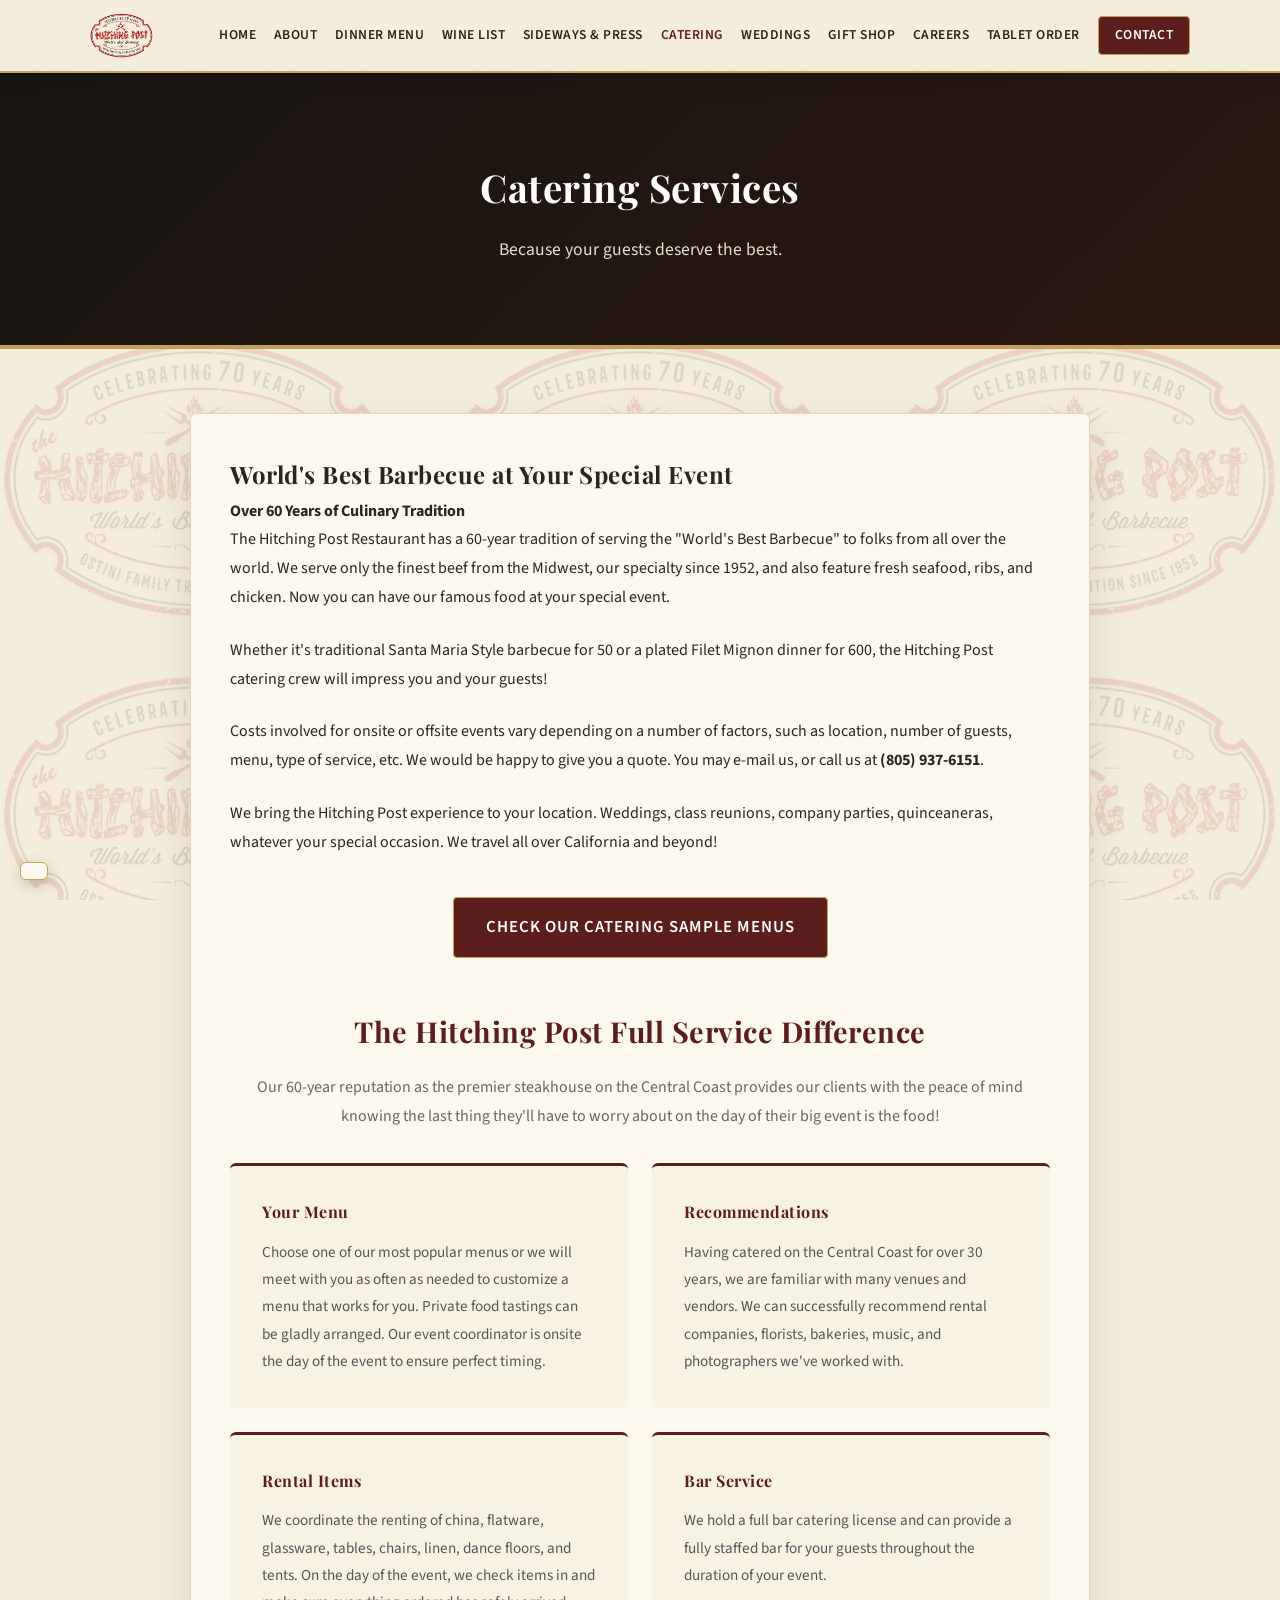
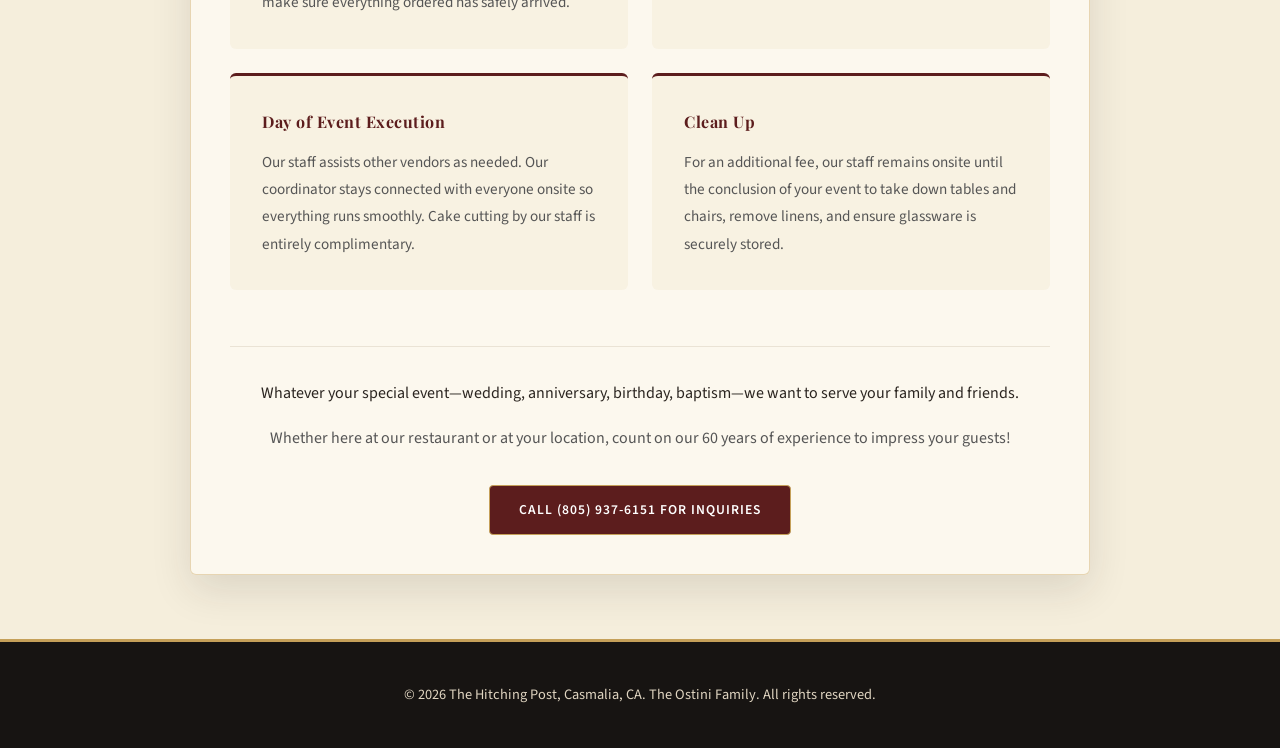
<file: catering.html>
<!DOCTYPE html>
<html lang="en">
<head>
    <meta charset="UTF-8">
    <meta name="viewport" content="width=device-width, initial-scale=1.0">
    <title>Catering Services | The Hitching Post Casmalia</title>
    <link rel="stylesheet" href="style.css">
    <link rel="preconnect" href="https://fonts.googleapis.com">
    <link rel="preconnect" href="https://fonts.gstatic.com" crossorigin>
    <link href="https://fonts.googleapis.com/css2?family=Playfair+Display:ital,wght@0,400;0,700;1,400&family=Source+Sans+Pro:wght@400;600&display=swap" rel="stylesheet">
    <!-- Google Translate Script API -->
    <script type="text/javascript" src="//translate.google.com/translate_a/element.js?cb=googleTranslateElementInit"></script>
</head>
<body>

    <!-- Moving Logo Watermark Background Grid -->
    <div class="bg-grid-container">
        <div class="bg-column">
            <img src="logo.PNG" alt="Watermark Logo">
            <img src="logo.PNG" alt="Watermark Logo">
            <img src="logo.PNG" alt="Watermark Logo">
            <img src="logo.PNG" alt="Watermark Logo">
        </div>
        <div class="bg-column">
            <img src="logo.PNG" alt="Watermark Logo">
            <img src="logo.PNG" alt="Watermark Logo">
            <img src="logo.PNG" alt="Watermark Logo">
            <img src="logo.PNG" alt="Watermark Logo">
        </div>
        <div class="bg-column">
            <img src="logo.PNG" alt="Watermark Logo">
            <img src="logo.PNG" alt="Watermark Logo">
            <img src="logo.PNG" alt="Watermark Logo">
            <img src="logo.PNG" alt="Watermark Logo">
        </div>
    </div>

    <!-- Header / Navigation -->
    <header class="site-header">
        <div class="container nav-container">
            <a href="index.html" class="logo-link">
                <img src="logo.PNG" alt="The Hitching Post Logo" class="site-logo">
            </a>
            <nav class="nav-links">
                <a href="index.html">Home</a>
                <a href="about.html">About</a>
                <a href="menu.html">Dinner Menu</a>
                <a href="wine.html">Wine List</a>
                <a href="press.html">Sideways & Press</a>
                <a href="catering.html" class="active">Catering</a>
                <a href="weddings.html">Weddings</a>
                <a href="shop.html">Gift Shop</a>
                <a href="career.html">Careers</a>
                <a href="tablet-order.html">Tablet Order</a>
                <a href="contact.html" class="btn-nav">Contact</a>
            </nav>
        </div>
    </header>

    <!-- Hero Section -->
    <section class="page-hero">
        <div class="container">
            <h2>Catering Services</h2>
            <p>Because your guests deserve the best.</p>
        </div>
    </section>

    <!-- Main Content Section -->
    <section class="content-section container">
        <div class="content-box" style="max-width: 900px;">
            <h2>World's Best Barbecue at Your Special Event</h2>
            <p class="lead"><strong>Over 60 Years of Culinary Tradition</strong></p>
            
            <p>The Hitching Post Restaurant has a 60-year tradition of serving the "World's Best Barbecue" to folks from all over the world. We serve only the finest beef from the Midwest, our specialty since 1952, and also feature fresh seafood, ribs, and chicken. Now you can have our famous food at your special event.</p>
            
            <p style="margin-top: 1.5rem;">Whether it's traditional Santa Maria Style barbecue for 50 or a plated Filet Mignon dinner for 600, the Hitching Post catering crew will impress you and your guests!</p>
            
            <p style="margin-top: 1.5rem;">Costs involved for onsite or offsite events vary depending on a number of factors, such as location, number of guests, menu, type of service, etc. We would be happy to give you a quote. You may e-mail us, or call us at <strong>(805) 937-6151</strong>.</p>

            <p style="margin-top: 1.5rem;">We bring the Hitching Post experience to your location. Weddings, class reunions, company parties, quinceaneras, whatever your special occasion. We travel all over California and beyond!</p>

            <!-- Button to Sample Menus Page -->
            <div style="text-align: center; margin: 2.5rem 0;">
                <a href="catering-menus.html" class="btn btn-primary" style="font-size: 1.05rem; padding: 0.9rem 2rem;">Check Our Catering Sample Menus</a>
            </div>

            <!-- Full Service Difference Grid -->
            <div style="margin-top: 3rem;">
                <h3 style="color: var(--primary-color); font-size: 1.8rem; margin-bottom: 1rem; text-align: center;">The Hitching Post Full Service Difference</h3>
                <p style="text-align: center; color: #666; margin-bottom: 2rem;">Our 60-year reputation as the premier steakhouse on the Central Coast provides our clients with the peace of mind knowing the last thing they'll have to worry about on the day of their big event is the food!</p>

                <div style="display: grid; grid-template-columns: repeat(auto-fit, minmax(260px, 1fr)); gap: 1.5rem;">
                    
                    <div style="background: rgba(197, 160, 89, 0.08); padding: 2rem; border-radius: 6px; border-top: 3px solid var(--primary-color);">
                        <h4 style="color: var(--primary-color); font-family: 'Playfair Display', serif; margin-bottom: 0.75rem;">Your Menu</h4>
                        <p style="font-size: 0.95rem; color: #555;">Choose one of our most popular menus or we will meet with you as often as needed to customize a menu that works for you. Private food tastings can be gladly arranged. Our event coordinator is onsite the day of the event to ensure perfect timing.</p>
                    </div>

                    <div style="background: rgba(197, 160, 89, 0.08); padding: 2rem; border-radius: 6px; border-top: 3px solid var(--primary-color);">
                        <h4 style="color: var(--primary-color); font-family: 'Playfair Display', serif; margin-bottom: 0.75rem;">Recommendations</h4>
                        <p style="font-size: 0.95rem; color: #555;">Having catered on the Central Coast for over 30 years, we are familiar with many venues and vendors. We can successfully recommend rental companies, florists, bakeries, music, and photographers we've worked with.</p>
                    </div>

                    <div style="background: rgba(197, 160, 89, 0.08); padding: 2rem; border-radius: 6px; border-top: 3px solid var(--primary-color);">
                        <h4 style="color: var(--primary-color); font-family: 'Playfair Display', serif; margin-bottom: 0.75rem;">Rental Items</h4>
                        <p style="font-size: 0.95rem; color: #555;">We coordinate the renting of china, flatware, glassware, tables, chairs, linen, dance floors, and tents. On the day of the event, we check items in and make sure everything ordered has safely arrived.</p>
                    </div>

                    <div style="background: rgba(197, 160, 89, 0.08); padding: 2rem; border-radius: 6px; border-top: 3px solid var(--primary-color);">
                        <h4 style="color: var(--primary-color); font-family: 'Playfair Display', serif; margin-bottom: 0.75rem;">Bar Service</h4>
                        <p style="font-size: 0.95rem; color: #555;">We hold a full bar catering license and can provide a fully staffed bar for your guests throughout the duration of your event.</p>
                    </div>

                    <div style="background: rgba(197, 160, 89, 0.08); padding: 2rem; border-radius: 6px; border-top: 3px solid var(--primary-color);">
                        <h4 style="color: var(--primary-color); font-family: 'Playfair Display', serif; margin-bottom: 0.75rem;">Day of Event Execution</h4>
                        <p style="font-size: 0.95rem; color: #555;">Our staff assists other vendors as needed. Our coordinator stays connected with everyone onsite so everything runs smoothly. Cake cutting by our staff is entirely complimentary.</p>
                    </div>

                    <div style="background: rgba(197, 160, 89, 0.08); padding: 2rem; border-radius: 6px; border-top: 3px solid var(--primary-color);">
                        <h4 style="color: var(--primary-color); font-family: 'Playfair Display', serif; margin-bottom: 0.75rem;">Clean Up</h4>
                        <p style="font-size: 0.95rem; color: #555;">For an additional fee, our staff remains onsite until the conclusion of your event to take down tables and chairs, remove linens, and ensure glassware is securely stored.</p>
                    </div>

                </div>
            </div>

            <!-- Closing Call to Action -->
            <div style="text-align: center; margin-top: 3.5rem; padding-top: 2rem; border-top: 1px solid #eae3d5;">
                <p class="lead" style="margin-bottom: 1rem;">Whatever your special event—wedding, anniversary, birthday, baptism—we want to serve your family and friends.</p>
                <p style="margin-bottom: 2rem; color: #555;">Whether here at our restaurant or at your location, count on our 60 years of experience to impress your guests!</p>
                <a href="tel:8059376151" class="btn btn-primary">Call (805) 937-6151 for Inquiries</a>
            </div>

        </div>
    </section>

    <!-- Footer -->
    <footer>
        <div class="container">
            <p>&copy; 2026 The Hitching Post, Casmalia, CA. The Ostini Family. All rights reserved.</p>
        </div>
    </footer>

    <!-- JavaScript for Animations -->
    <script src="main.js" defer></script>
</body>
</html>
</file>
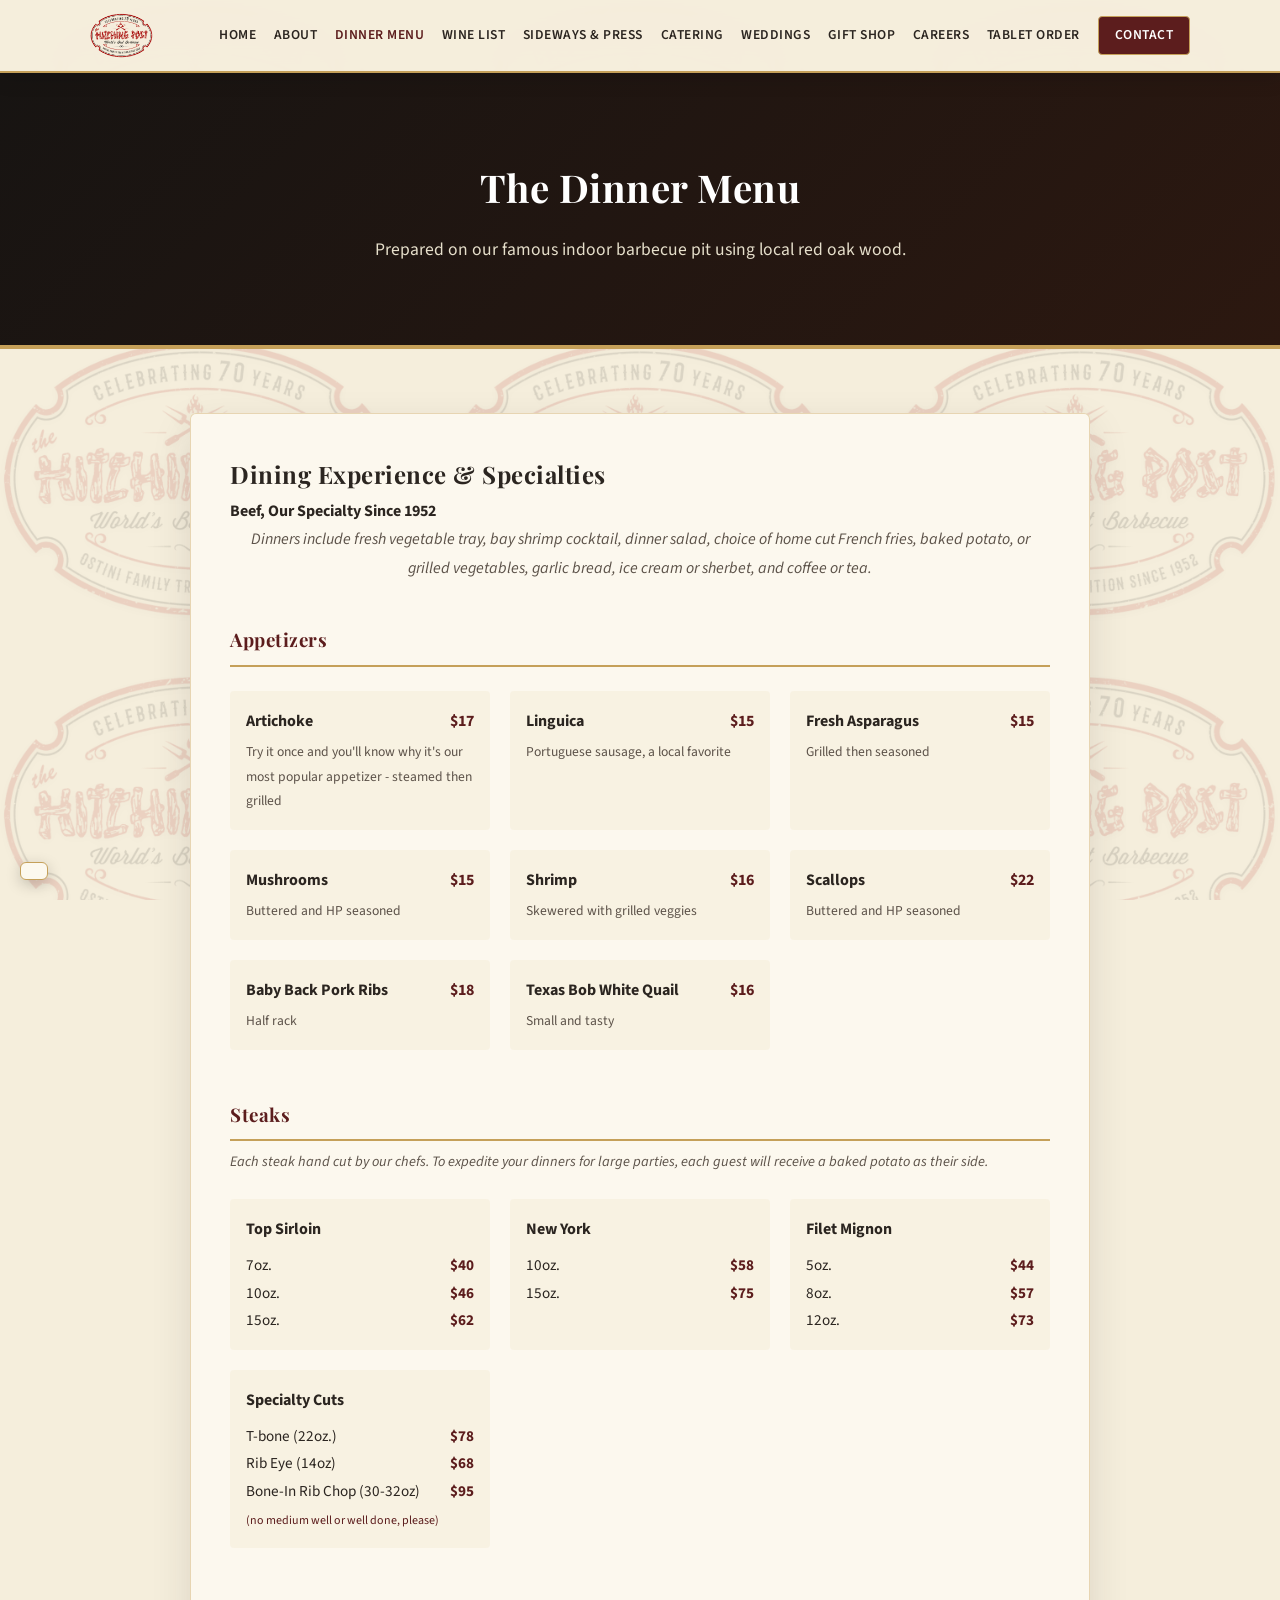
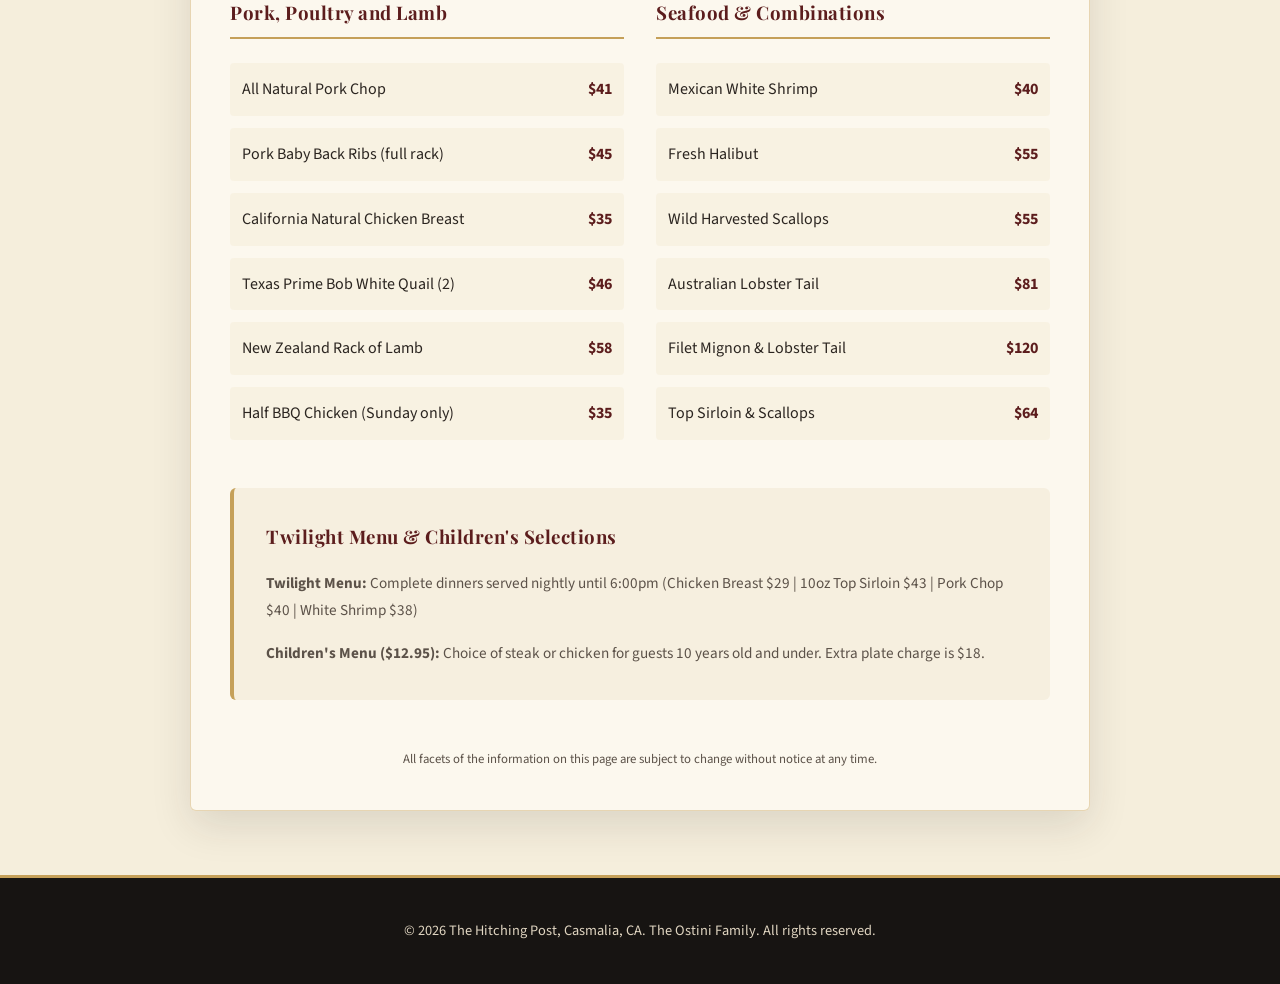
<file: menu.html>
<!DOCTYPE html>
<html lang="en">
<head>
    <meta charset="UTF-8">
    <meta name="viewport" content="width=device-width, initial-scale=1.0">
    <title>Dinner Menu | The Hitching Post Casmalia</title>
    <link rel="stylesheet" href="style.css">
    <link rel="preconnect" href="https://fonts.googleapis.com">
    <link rel="preconnect" href="https://fonts.gstatic.com" crossorigin>
    <link href="https://fonts.googleapis.com/css2?family=Playfair+Display:ital,wght@0,400;0,700;1,400&family=Source+Sans+Pro:wght@400;600&display=swap" rel="stylesheet">
    <!-- Google Translate Script API -->
    <script type="text/javascript" src="//translate.google.com/translate_a/element.js?cb=googleTranslateElementInit"></script>
</head>
<body>

    <!-- Moving Logo Watermark Background Grid -->
    <div class="bg-grid-container">
        <div class="bg-column">
            <img src="logo.PNG" alt="Watermark Logo">
            <img src="logo.PNG" alt="Watermark Logo">
            <img src="logo.PNG" alt="Watermark Logo">
            <img src="logo.PNG" alt="Watermark Logo">
        </div>
        <div class="bg-column">
            <img src="logo.PNG" alt="Watermark Logo">
            <img src="logo.PNG" alt="Watermark Logo">
            <img src="logo.PNG" alt="Watermark Logo">
            <img src="logo.PNG" alt="Watermark Logo">
        </div>
        <div class="bg-column">
            <img src="logo.PNG" alt="Watermark Logo">
            <img src="logo.PNG" alt="Watermark Logo">
            <img src="logo.PNG" alt="Watermark Logo">
            <img src="logo.PNG" alt="Watermark Logo">
        </div>
    </div>

    <!-- Header / Navigation -->
    <header class="site-header">
        <div class="container nav-container">
            <a href="index.html" class="logo-link">
                <img src="logo.PNG" alt="The Hitching Post Logo" class="site-logo">
            </a>
            <nav class="nav-links">
                <a href="index.html">Home</a>
                <a href="about.html">About</a>
                <a href="menu.html" class="active">Dinner Menu</a>
                <a href="wine.html">Wine List</a>
                <a href="press.html">Sideways & Press</a>
                <a href="catering.html">Catering</a>
                <a href="weddings.html">Weddings</a>
                <a href="shop.html">Gift Shop</a>
                <a href="career.html">Careers</a>
                <a href="tablet-order.html">Tablet Order</a>
                <a href="contact.html" class="btn-nav">Contact</a>
            </nav>
        </div>
    </header>

    <!-- Hero Section -->
    <section class="page-hero">
        <div class="container">
            <h2>The Dinner Menu</h2>
            <p>Prepared on our famous indoor barbecue pit using local red oak wood.</p>
        </div>
    </section>

    <!-- Menu Content -->
    <section class="content-section container">
        <div class="content-box" style="max-width: 900px;">
            <h2>Dining Experience & Specialties</h2>
            <p class="lead"><strong>Beef, Our Specialty Since 1952</strong></p>
            
            <p style="text-align: center; color: var(--text-muted); font-style: italic; margin-bottom: 2.5rem;">
                Dinners include fresh vegetable tray, bay shrimp cocktail, dinner salad, choice of home cut French fries, baked potato, or grilled vegetables, garlic bread, ice cream or sherbet, and coffee or tea.
            </p>

            <!-- Appetizers Grid -->
            <div style="margin-bottom: 3rem;">
                <h3 style="color: var(--primary-color); border-bottom: 2px solid var(--secondary-color); padding-bottom: 0.5rem; margin-bottom: 1.5rem; font-family: 'Playfair Display', serif;">Appetizers</h3>
                <div style="display: grid; grid-template-columns: repeat(auto-fit, minmax(250px, 1fr)); gap: 1.25rem;">
                    <div style="background: rgba(197, 160, 89, 0.08); padding: 1rem; border-radius: 4px;">
                        <strong>Artichoke</strong> <span style="float: right; color: var(--primary-color); font-weight: bold;">$17</span>
                        <p style="font-size: 0.85rem; color: var(--text-muted); margin-top: 0.3rem;">Try it once and you'll know why it's our most popular appetizer - steamed then grilled</p>
                    </div>
                    <div style="background: rgba(197, 160, 89, 0.08); padding: 1rem; border-radius: 4px;">
                        <strong>Linguica</strong> <span style="float: right; color: var(--primary-color); font-weight: bold;">$15</span>
                        <p style="font-size: 0.85rem; color: var(--text-muted); margin-top: 0.3rem;">Portuguese sausage, a local favorite</p>
                    </div>
                    <div style="background: rgba(197, 160, 89, 0.08); padding: 1rem; border-radius: 4px;">
                        <strong>Fresh Asparagus</strong> <span style="float: right; color: var(--primary-color); font-weight: bold;">$15</span>
                        <p style="font-size: 0.85rem; color: var(--text-muted); margin-top: 0.3rem;">Grilled then seasoned</p>
                    </div>
                    <div style="background: rgba(197, 160, 89, 0.08); padding: 1rem; border-radius: 4px;">
                        <strong>Mushrooms</strong> <span style="float: right; color: var(--primary-color); font-weight: bold;">$15</span>
                        <p style="font-size: 0.85rem; color: var(--text-muted); margin-top: 0.3rem;">Buttered and HP seasoned</p>
                    </div>
                    <div style="background: rgba(197, 160, 89, 0.08); padding: 1rem; border-radius: 4px;">
                        <strong>Shrimp</strong> <span style="float: right; color: var(--primary-color); font-weight: bold;">$16</span>
                        <p style="font-size: 0.85rem; color: var(--text-muted); margin-top: 0.3rem;">Skewered with grilled veggies</p>
                    </div>
                    <div style="background: rgba(197, 160, 89, 0.08); padding: 1rem; border-radius: 4px;">
                        <strong>Scallops</strong> <span style="float: right; color: var(--primary-color); font-weight: bold;">$22</span>
                        <p style="font-size: 0.85rem; color: var(--text-muted); margin-top: 0.3rem;">Buttered and HP seasoned</p>
                    </div>
                    <div style="background: rgba(197, 160, 89, 0.08); padding: 1rem; border-radius: 4px;">
                        <strong>Baby Back Pork Ribs</strong> <span style="float: right; color: var(--primary-color); font-weight: bold;">$18</span>
                        <p style="font-size: 0.85rem; color: var(--text-muted); margin-top: 0.3rem;">Half rack</p>
                    </div>
                    <div style="background: rgba(197, 160, 89, 0.08); padding: 1rem; border-radius: 4px;">
                        <strong>Texas Bob White Quail</strong> <span style="float: right; color: var(--primary-color); font-weight: bold;">$16</span>
                        <p style="font-size: 0.85rem; color: var(--text-muted); margin-top: 0.3rem;">Small and tasty</p>
                    </div>
                </div>
            </div>

            <!-- Steaks Section -->
            <div style="margin-bottom: 3rem;">
                <h3 style="color: var(--primary-color); border-bottom: 2px solid var(--secondary-color); padding-bottom: 0.5rem; margin-bottom: 0.5rem; font-family: 'Playfair Display', serif;">Steaks</h3>
                <p style="font-size: 0.9rem; color: var(--text-muted); font-style: italic; margin-bottom: 1.5rem;">Each steak hand cut by our chefs. To expedite your dinners for large parties, each guest will receive a baked potato as their side.</p>
                <div style="display: grid; grid-template-columns: repeat(auto-fit, minmax(260px, 1fr)); gap: 1.25rem;">
                    <div style="background: rgba(197, 160, 89, 0.08); padding: 1rem; border-radius: 4px;">
                        <strong>Top Sirloin</strong>
                        <ul style="list-style: none; margin-top: 0.5rem; font-size: 0.95rem;">
                            <li>7oz. <span style="float: right; color: var(--primary-color); font-weight: bold;">$40</span></li>
                            <li>10oz. <span style="float: right; color: var(--primary-color); font-weight: bold;">$46</span></li>
                            <li>15oz. <span style="float: right; color: var(--primary-color); font-weight: bold;">$62</span></li>
                        </ul>
                    </div>
                    <div style="background: rgba(197, 160, 89, 0.08); padding: 1rem; border-radius: 4px;">
                        <strong>New York</strong>
                        <ul style="list-style: none; margin-top: 0.5rem; font-size: 0.95rem;">
                            <li>10oz. <span style="float: right; color: var(--primary-color); font-weight: bold;">$58</span></li>
                            <li>15oz. <span style="float: right; color: var(--primary-color); font-weight: bold;">$75</span></li>
                        </ul>
                    </div>
                    <div style="background: rgba(197, 160, 89, 0.08); padding: 1rem; border-radius: 4px;">
                        <strong>Filet Mignon</strong>
                        <ul style="list-style: none; margin-top: 0.5rem; font-size: 0.95rem;">
                            <li>5oz. <span style="float: right; color: var(--primary-color); font-weight: bold;">$44</span></li>
                            <li>8oz. <span style="float: right; color: var(--primary-color); font-weight: bold;">$57</span></li>
                            <li>12oz. <span style="float: right; color: var(--primary-color); font-weight: bold;">$73</span></li>
                        </ul>
                    </div>
                    <div style="background: rgba(197, 160, 89, 0.08); padding: 1rem; border-radius: 4px;">
                        <strong>Specialty Cuts</strong>
                        <ul style="list-style: none; margin-top: 0.5rem; font-size: 0.95rem;">
                            <li>T-bone (22oz.) <span style="float: right; color: var(--primary-color); font-weight: bold;">$78</span></li>
                            <li>Rib Eye (14oz) <span style="float: right; color: var(--primary-color); font-weight: bold;">$68</span></li>
                            <li>Bone-In Rib Chop (30-32oz) <span style="float: right; color: var(--primary-color); font-weight: bold;">$95</span></li>
                        </ul>
                        <p style="font-size: 0.75rem; color: var(--primary-color); margin-top: 0.3rem;">(no medium well or well done, please)</p>
                    </div>
                </div>
            </div>

            <!-- Pork, Poultry and Lamb & Seafood -->
            <div style="display: grid; grid-template-columns: repeat(auto-fit, minmax(300px, 1fr)); gap: 2rem; margin-bottom: 3rem;">
                <div>
                    <h3 style="color: var(--primary-color); border-bottom: 2px solid var(--secondary-color); padding-bottom: 0.5rem; margin-bottom: 1.5rem; font-family: 'Playfair Display', serif;">Pork, Poultry and Lamb</h3>
                    <ul style="list-style: none; display: grid; gap: 0.75rem;">
                        <li style="background: rgba(197, 160, 89, 0.08); padding: 0.75rem; border-radius: 4px;">All Natural Pork Chop <span style="float: right; color: var(--primary-color); font-weight: bold;">$41</span></li>
                        <li style="background: rgba(197, 160, 89, 0.08); padding: 0.75rem; border-radius: 4px;">Pork Baby Back Ribs (full rack) <span style="float: right; color: var(--primary-color); font-weight: bold;">$45</span></li>
                        <li style="background: rgba(197, 160, 89, 0.08); padding: 0.75rem; border-radius: 4px;">California Natural Chicken Breast <span style="float: right; color: var(--primary-color); font-weight: bold;">$35</span></li>
                        <li style="background: rgba(197, 160, 89, 0.08); padding: 0.75rem; border-radius: 4px;">Texas Prime Bob White Quail (2) <span style="float: right; color: var(--primary-color); font-weight: bold;">$46</span></li>
                        <li style="background: rgba(197, 160, 89, 0.08); padding: 0.75rem; border-radius: 4px;">New Zealand Rack of Lamb <span style="float: right; color: var(--primary-color); font-weight: bold;">$58</span></li>
                        <li style="background: rgba(197, 160, 89, 0.08); padding: 0.75rem; border-radius: 4px;">Half BBQ Chicken (Sunday only) <span style="float: right; color: var(--primary-color); font-weight: bold;">$35</span></li>
                    </ul>
                </div>
                <div>
                    <h3 style="color: var(--primary-color); border-bottom: 2px solid var(--secondary-color); padding-bottom: 0.5rem; margin-bottom: 1.5rem; font-family: 'Playfair Display', serif;">Seafood & Combinations</h3>
                    <ul style="list-style: none; display: grid; gap: 0.75rem;">
                        <li style="background: rgba(197, 160, 89, 0.08); padding: 0.75rem; border-radius: 4px;">Mexican White Shrimp <span style="float: right; color: var(--primary-color); font-weight: bold;">$40</span></li>
                        <li style="background: rgba(197, 160, 89, 0.08); padding: 0.75rem; border-radius: 4px;">Fresh Halibut <span style="float: right; color: var(--primary-color); font-weight: bold;">$55</span></li>
                        <li style="background: rgba(197, 160, 89, 0.08); padding: 0.75rem; border-radius: 4px;">Wild Harvested Scallops <span style="float: right; color: var(--primary-color); font-weight: bold;">$55</span></li>
                        <li style="background: rgba(197, 160, 89, 0.08); padding: 0.75rem; border-radius: 4px;">Australian Lobster Tail <span style="float: right; color: var(--primary-color); font-weight: bold;">$81</span></li>
                        <li style="background: rgba(197, 160, 89, 0.08); padding: 0.75rem; border-radius: 4px;">Filet Mignon & Lobster Tail <span style="float: right; color: var(--primary-color); font-weight: bold;">$120</span></li>
                        <li style="background: rgba(197, 160, 89, 0.08); padding: 0.75rem; border-radius: 4px;">Top Sirloin & Scallops <span style="float: right; color: var(--primary-color); font-weight: bold;">$64</span></li>
                    </ul>
                </div>
            </div>

            <!-- Twilight & Children -->
            <div style="background: rgba(197, 160, 89, 0.1); padding: 2rem; border-radius: 6px; border-left: 4px solid var(--secondary-color);">
                <h3 style="color: var(--primary-color); font-family: 'Playfair Display', serif; margin-bottom: 1rem;">Twilight Menu & Children's Selections</h3>
                <p style="font-size: 0.95rem; color: var(--text-muted); margin-bottom: 1rem;"><strong>Twilight Menu:</strong> Complete dinners served nightly until 6:00pm (Chicken Breast $29 | 10oz Top Sirloin $43 | Pork Chop $40 | White Shrimp $38)</p>
                <p style="font-size: 0.95rem; color: var(--text-muted);"><strong>Children's Menu ($12.95):</strong> Choice of steak or chicken for guests 10 years old and under. Extra plate charge is $18.</p>
            </div>

            <p style="font-size: 0.8rem; color: var(--text-muted); text-align: center; margin-top: 3rem;">All facets of the information on this page are subject to change without notice at any time.</p>
        </div>
    </section>

    <!-- Footer -->
    <footer>
        <div class="container">
            <p>&copy; 2026 The Hitching Post, Casmalia, CA. The Ostini Family. All rights reserved.</p>
        </div>
    </footer>

    <!-- JavaScript for Smooth Animations -->
    <script src="main.js" defer></script>
</body>
</html>
</file>
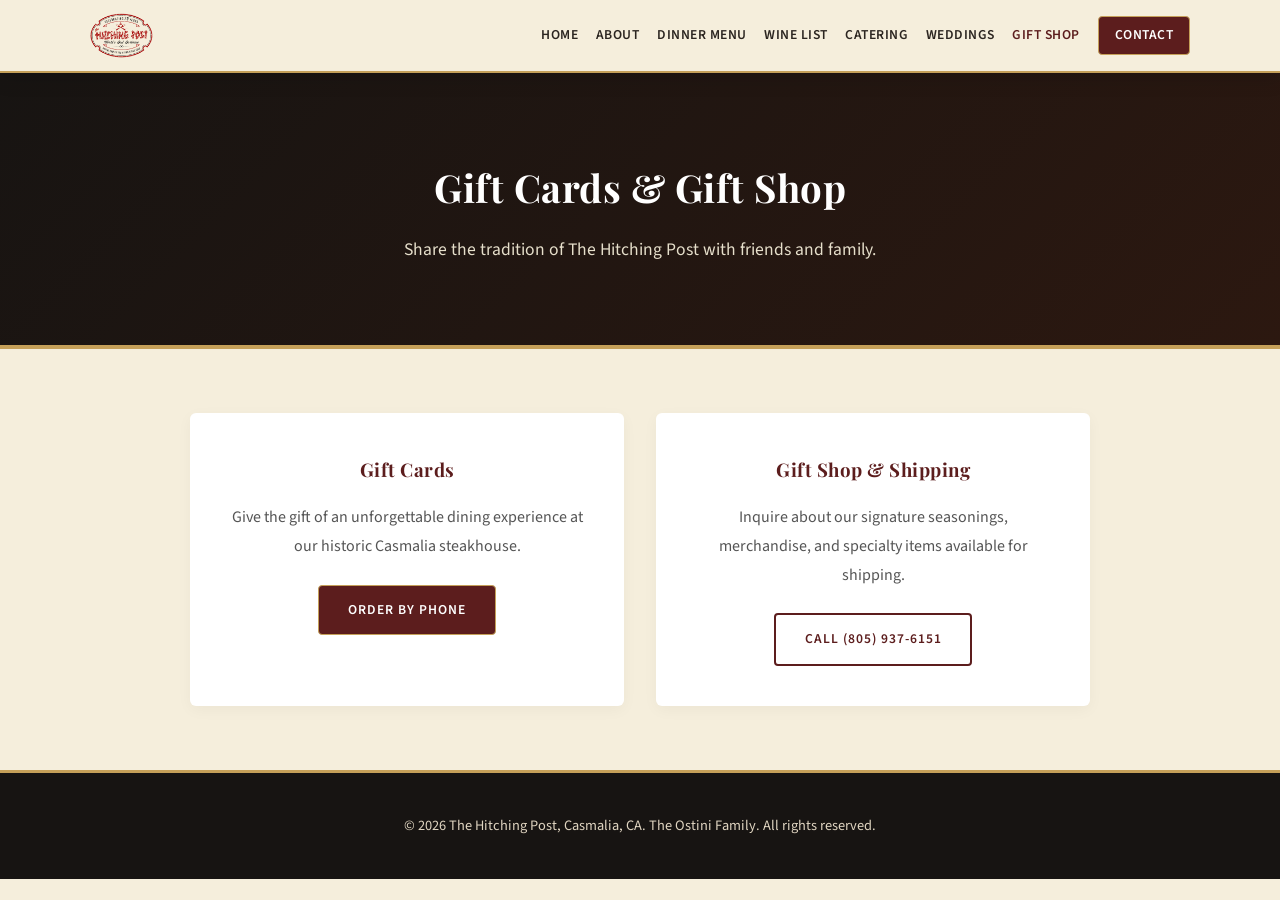
<file: shop.html>
<!DOCTYPE html>
<html lang="en">
<head>
    <meta charset="UTF-8">
    <meta name="viewport" content="width=device-width, initial-scale=1.0">
    <title>Gift Cards & Gift Shop | The Hitching Post Casmalia</title>
    <link rel="stylesheet" href="style.css">
    <link rel="preconnect" href="https://fonts.googleapis.com">
    <link rel="preconnect" href="https://fonts.gstatic.com" crossorigin>
    <link href="https://fonts.googleapis.com/css2?family=Playfair+Display:ital,wght@0,400;0,700;1,400&family=Source+Sans+Pro:wght@400;600&display=swap" rel="stylesheet">
</head>
<body>

    <header class="site-header">
        <div class="container nav-container">
            <a href="index.html" class="logo-link">
                <img src="logo.PNG" alt="The Hitching Post Logo" class="site-logo">
            </a>
            <nav class="nav-links">
                <a href="index.html">Home</a>
                <a href="about.html">About</a>
                <a href="menu.html">Dinner Menu</a>
                <a href="wine.html">Wine List</a>
                <a href="catering.html">Catering</a>
                <a href="weddings.html">Weddings</a>
                <a href="shop.html" class="active">Gift Shop</a>
                <a href="contact.html" class="btn-nav">Contact</a>
            </nav>
        </div>
    </header>

    <section class="page-hero">
        <div class="container">
            <h2>Gift Cards & Gift Shop</h2>
            <p>Share the tradition of The Hitching Post with friends and family.</p>
        </div>
    </section>

    <section class="content-section container">
        <div style="display: grid; grid-template-columns: 1fr 1fr; gap: 2rem; max-width: 900px; margin: 0 auto;">
            
            <div style="background: var(--white); padding: 2.5rem; border-radius: 6px; box-shadow: 0 4px 15px rgba(0,0,0,0.04); text-align: center;">
                <h3 style="color: var(--primary-color); margin-bottom: 1rem;">Gift Cards</h3>
                <p style="margin-bottom: 1.5rem; color: #555;">Give the gift of an unforgettable dining experience at our historic Casmalia steakhouse.</p>
                <a href="tel:8059376151" class="btn btn-primary">Order by Phone</a>
            </div>

            <div style="background: var(--white); padding: 2.5rem; border-radius: 6px; box-shadow: 0 4px 15px rgba(0,0,0,0.04); text-align: center;">
                <h3 style="color: var(--primary-color); margin-bottom: 1rem;">Gift Shop & Shipping</h3>
                <p style="margin-bottom: 1.5rem; color: #555;">Inquire about our signature seasonings, merchandise, and specialty items available for shipping.</p>
                <a href="tel:8059376151" class="btn btn-secondary" style="border-color: var(--primary-color); color: var(--primary-color);">Call (805) 937-6151</a>
            </div>

        </div>
    </section>

    <footer>
        <div class="container">
            <p>&copy; 2026 The Hitching Post, Casmalia, CA. The Ostini Family. All rights reserved.</p>
        </div>
    </footer>

</body>
</html>
</file>
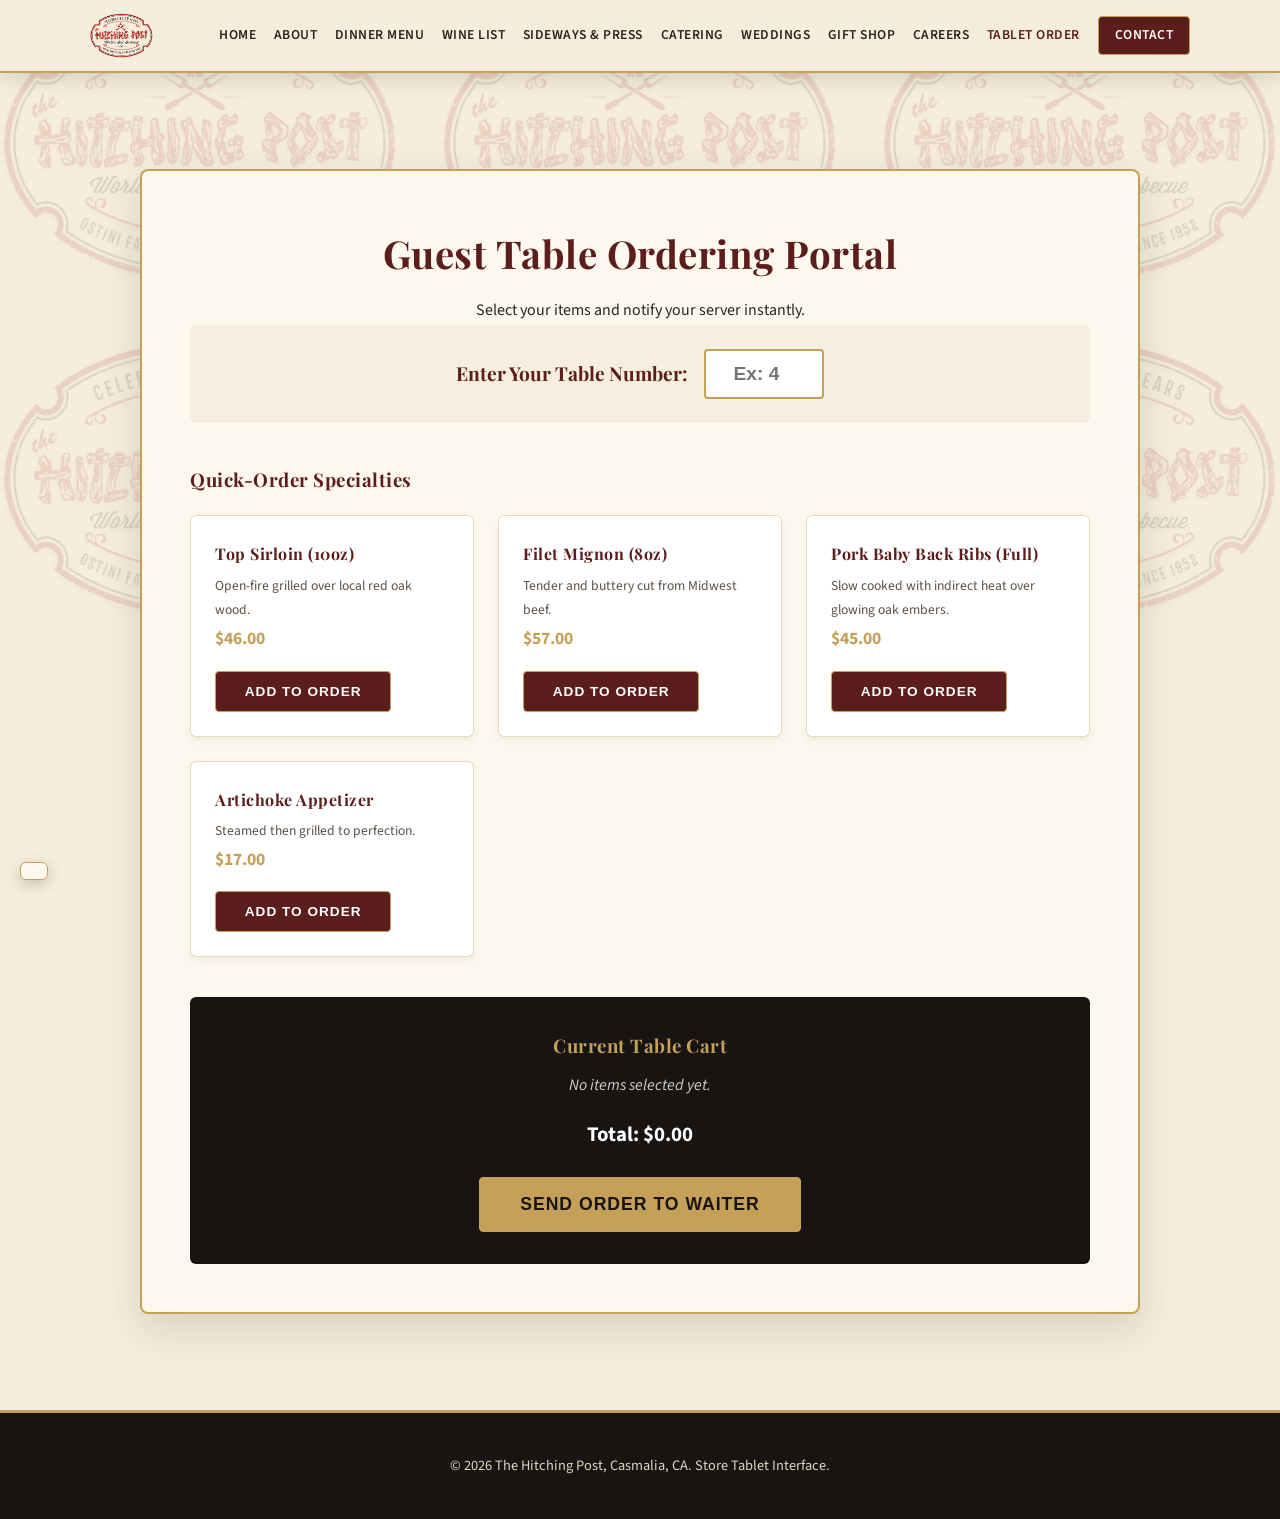
<file: tablet-order.html>
<!DOCTYPE html>
<html lang="en">
<head>
    <meta charset="UTF-8">
    <meta name="viewport" content="width=device-width, initial-scale=1.0">
    <title>In-Store Tablet Ordering | The Hitching Post Casmalia</title>
    <link rel="stylesheet" href="style.css">
    <link rel="preconnect" href="https://fonts.googleapis.com">
    <link rel="preconnect" href="https://fonts.gstatic.com" crossorigin>
    <link href="https://fonts.googleapis.com/css2?family=Playfair+Display:ital,wght@0,400;0,700;1,400&family=Source+Sans+Pro:wght@400;600&display=swap" rel="stylesheet">
    <!-- Google Translate Script API -->
    <script type="text/javascript" src="//translate.google.com/translate_a/element.js?cb=googleTranslateElementInit"></script>
    <style>
        .tablet-container {
            max-width: 1000px;
            margin: 2rem auto;
            background: var(--card-bg);
            padding: 3rem;
            border-radius: 8px;
            box-shadow: 0 15px 40px rgba(43, 37, 32, 0.15);
            border: 2px solid var(--secondary-color);
        }
        .table-input-group {
            display: flex;
            gap: 1rem;
            align-items: center;
            justify-content: center;
            background: rgba(197, 160, 89, 0.1);
            padding: 1.5rem;
            border-radius: 6px;
            margin-bottom: 2.5rem;
        }
        .table-input-group input {
            padding: 0.75rem 1rem;
            font-size: 1.2rem;
            width: 120px;
            text-align: center;
            border: 2px solid var(--secondary-color);
            border-radius: 4px;
            background: var(--white);
            font-weight: bold;
        }
        .menu-grid-tablet {
            display: grid;
            grid-template-columns: repeat(auto-fit, minmax(280px, 1fr));
            gap: 1.5rem;
            margin-bottom: 2.5rem;
        }
        .tablet-item-card {
            background: var(--white);
            border: 1px solid rgba(197, 160, 89, 0.4);
            padding: 1.5rem;
            border-radius: 6px;
            display: flex;
            flex-direction: column;
            justify-content: space-between;
            box-shadow: 0 4px 10px rgba(0,0,0,0.05);
        }
        .tablet-item-card h4 {
            color: var(--primary-color);
            margin-bottom: 0.3rem;
        }
        .tablet-item-card .price {
            color: var(--secondary-color);
            font-weight: bold;
            font-size: 1.1rem;
            margin-bottom: 1rem;
        }
        .order-summary-box {
            background: #171412;
            color: var(--white);
            padding: 2rem;
            border-radius: 6px;
            text-align: center;
        }
        .order-alert-modal {
            display: none;
            position: fixed;
            top: 0; left: 0; width: 100vw; height: 100vh;
            background: rgba(0,0,0,0.8);
            z-index: 2000;
            justify-content: center;
            align-items: center;
        }
        .modal-content {
            background: var(--card-bg);
            padding: 3rem;
            border-radius: 8px;
            text-align: center;
            max-width: 500px;
            border: 3px solid var(--secondary-color);
        }
    </style>
</head>
<body>

    <!-- Moving Logo Watermark Background Grid -->
    <div class="bg-grid-container">
        <div class="bg-column">
            <img src="logo.PNG" alt="Watermark Logo"><img src="logo.PNG" alt="Watermark Logo">
        </div>
        <div class="bg-column">
            <img src="logo.PNG" alt="Watermark Logo"><img src="logo.PNG" alt="Watermark Logo">
        </div>
        <div class="bg-column">
            <img src="logo.PNG" alt="Watermark Logo"><img src="logo.PNG" alt="Watermark Logo">
        </div>
    </div>

    <!-- Header / Navigation -->
    <header class="site-header">
        <div class="container nav-container">
            <a href="index.html" class="logo-link">
                <img src="logo.PNG" alt="The Hitching Post Logo" class="site-logo">
            </a>
            <nav class="nav-links">
                <a href="index.html">Home</a>
                <a href="about.html">About</a>
                <a href="menu.html">Dinner Menu</a>
                <a href="wine.html">Wine List</a>
                <a href="press.html">Sideways & Press</a>
                <a href="catering.html">Catering</a>
                <a href="weddings.html">Weddings</a>
                <a href="shop.html">Gift Shop</a>
                <a href="career.html">Careers</a>
                <a href="tablet-order.html" class="active">Tablet Order</a>
                <a href="contact.html" class="btn-nav">Contact</a>
            </nav>
        </div>
    </header>

    <!-- Tablet Order Interface -->
    <section class="content-section container">
        <div class="tablet-container">
            <h2 style="color: var(--primary-color); text-align: center; font-size: 2.4rem; margin-bottom: 0.5rem;">Guest Table Ordering Portal</h2>
            <p class="lead" style="text-align: center;">Select your items and notify your server instantly.</p>

            <!-- Table Number Input -->
            <div class="table-input-group">
                <label for="tableNumber" style="font-size: 1.2rem; font-family: 'Playfair Display', serif; font-weight: bold; color: var(--primary-color);">Enter Your Table Number:</label>
                <input type="number" id="tableNumber" min="1" max="99" placeholder="Ex: 4">
            </div>

            <h3 style="color: var(--primary-color); margin-bottom: 1.2rem; font-family: 'Playfair Display', serif;">Quick-Order Specialties</h3>
            
            <!-- Menu Selection Grid -->
            <div class="menu-grid-tablet">
                <div class="tablet-item-card">
                    <div>
                        <h4>Top Sirloin (10oz)</h4>
                        <p style="font-size: 0.85rem; color: var(--text-muted);">Open-fire grilled over local red oak wood.</p>
                    </div>
                    <div>
                        <div class="price">$46.00</div>
                        <button class="btn btn-primary" onclick="addItem('10oz Top Sirloin', 46)">Add to Order</button>
                    </div>
                </div>

                <div class="tablet-item-card">
                    <div>
                        <h4>Filet Mignon (8oz)</h4>
                        <p style="font-size: 0.85rem; color: var(--text-muted);">Tender and buttery cut from Midwest beef.</p>
                    </div>
                    <div>
                        <div class="price">$57.00</div>
                        <button class="btn btn-primary" onclick="addItem('8oz Filet Mignon', 57)">Add to Order</button>
                    </div>
                </div>

                <div class="tablet-item-card">
                    <div>
                        <h4>Pork Baby Back Ribs (Full)</h4>
                        <p style="font-size: 0.85rem; color: var(--text-muted);">Slow cooked with indirect heat over glowing oak embers.</p>
                    </div>
                    <div>
                        <div class="price">$45.00</div>
                        <button class="btn btn-primary" onclick="addItem('Baby Back Ribs (Full)', 45)">Add to Order</button>
                    </div>
                </div>

                <div class="tablet-item-card">
                    <div>
                        <h4>Artichoke Appetizer</h4>
                        <p style="font-size: 0.85rem; color: var(--text-muted);">Steamed then grilled to perfection.</p>
                    </div>
                    <div>
                        <div class="price">$17.00</div>
                        <button class="btn btn-primary" onclick="addItem('Artichoke Appetizer', 17)">Add to Order</button>
                    </div>
                </div>
            </div>

            <!-- Order Summary & Dispatch Box -->
            <div class="order-summary-box">
                <h3 style="color: var(--secondary-color); margin-bottom: 0.5rem;">Current Table Cart</h3>
                <div id="cartItems" style="margin-bottom: 1rem; font-style: italic; color: #ccc;">No items selected yet.</div>
                <div style="font-size: 1.3rem; font-weight: bold; margin-bottom: 1.5rem;">Total: $<span id="cartTotal">0.00</span></div>
                <button class="btn btn-primary" style="background-color: var(--secondary-color); color: var(--dark-bg); font-weight: bold; font-size: 1.1rem; padding: 1rem 2.5rem;" onclick="sendOrderToWaiter()">Send Order to Waiter</button>
            </div>
        </div>
    </section>

    <!-- Success Modal Popup -->
    <div id="successModal" class="order-alert-modal">
        <div class="modal-content">
            <h3 style="color: var(--primary-color); margin-bottom: 1rem;">Order Sent Successfully!</h3>
            <p id="modalMessage" style="margin-bottom: 1.5rem; color: var(--text-main); font-size: 1.1rem;"></p>
            <button class="btn btn-primary" onclick="closeModal()">OK / New Order</button>
        </div>
    </div>

    <!-- Footer -->
    <footer>
        <div class="container">
            <p>&copy; 2026 The Hitching Post, Casmalia, CA. Store Tablet Interface.</p>
        </div>
    </footer>

    <!-- Tablet Order Script -->
    <script>
        let cart = [];

        function addItem(name, price) {
            cart.push({ name, price });
            updateCartDisplay();
        }

        function updateCartDisplay() {
            const cartContainer = document.getElementById("cartItems");
            const totalContainer = document.getElementById("cartTotal");

            if (cart.length === 0) {
                cartContainer.innerHTML = "No items selected yet.";
                totalContainer.innerText = "0.00";
                return;
            }

            let html = "<ul style='list-style: none; padding: 0;'>";
            let total = 0;
            cart.forEach((item, index) => {
                html += `<li style='margin-bottom: 0.3rem;'>${item.name} - $${item.price}.00</li>`;
                total += item.price;
            });
            html += "</ul>";

            cartContainer.innerHTML = html;
            totalContainer.innerText = total.toFixed(2);
        }

        function sendOrderToWaiter() {
            const tableNum = document.getElementById("tableNumber").value;
            if (!tableNum) {
                alert("Please enter your Table Number before sending the order!");
                return;
            }
            if (cart.length === 0) {
                alert("Please select at least one menu item!");
                return;
            }

            const total = cart.reduce((sum, item) => sum + item.price, 0);
            document.getElementById("modalMessage").innerText = `Table #${tableNum} your order has been dispatched automatically to your server! Total amount: $${total}.00`;
            document.getElementById("successModal").style.display = "flex";
        }

        function closeModal() {
            document.getElementById("successModal").style.display = "none";
            cart = [];
            updateCartDisplay();
            document.getElementById("tableNumber").value = "";
        }
    </script>
    <script src="main.js" defer></script>
</body>
</html>
</file>
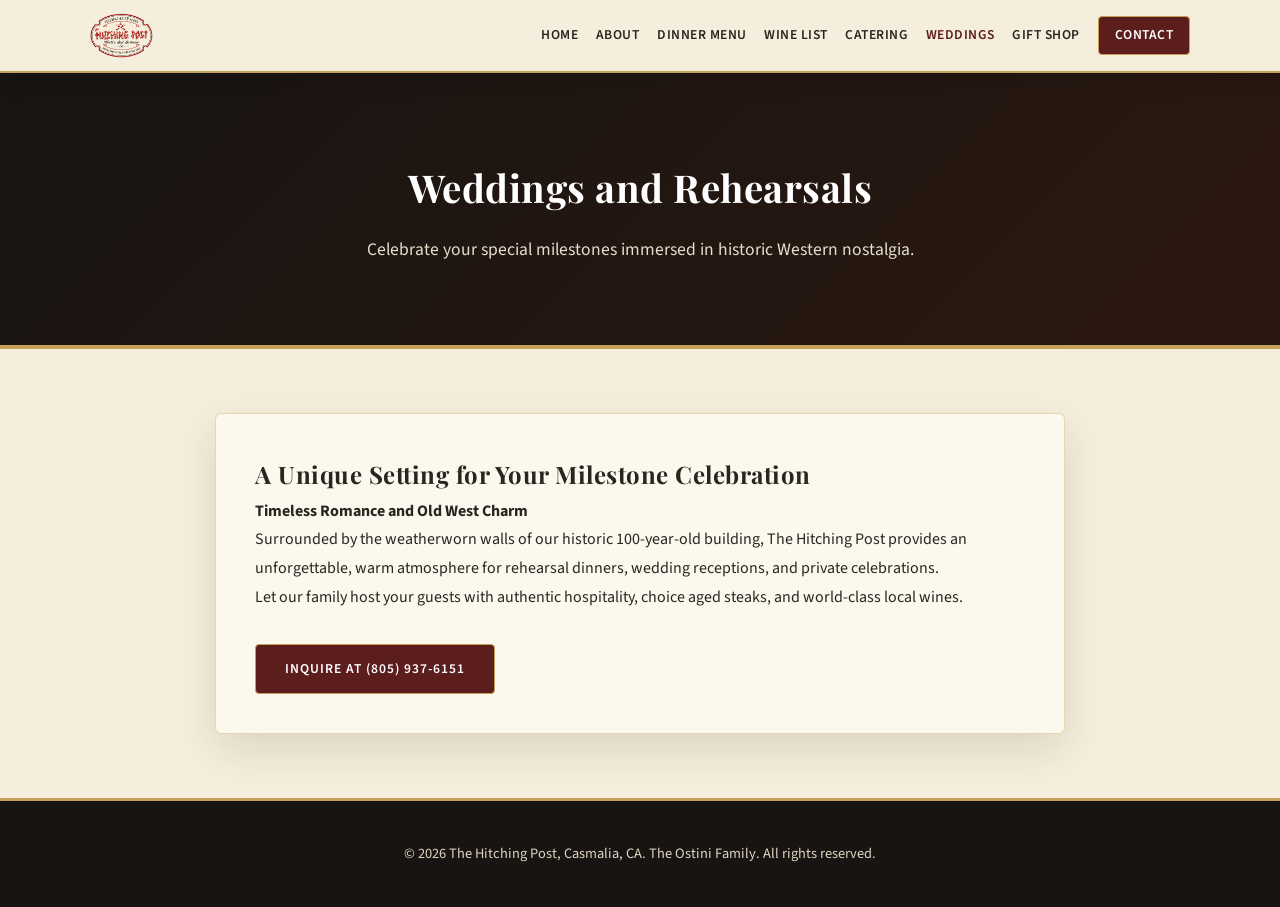
<file: weddings.html>
<!DOCTYPE html>
<html lang="en">
<head>
    <meta charset="UTF-8">
    <meta name="viewport" content="width=device-width, initial-scale=1.0">
    <title>Weddings and Rehearsals | The Hitching Post Casmalia</title>
    <link rel="stylesheet" href="style.css">
    <link rel="preconnect" href="https://fonts.googleapis.com">
    <link rel="preconnect" href="https://fonts.gstatic.com" crossorigin>
    <link href="https://fonts.googleapis.com/css2?family=Playfair+Display:ital,wght@0,400;0,700;1,400&family=Source+Sans+Pro:wght@400;600&display=swap" rel="stylesheet">
</head>
<body>

    <header class="site-header">
        <div class="container nav-container">
            <a href="index.html" class="logo-link">
                <img src="logo.PNG" alt="The Hitching Post Logo" class="site-logo">
            </a>
            <nav class="nav-links">
                <a href="index.html">Home</a>
                <a href="about.html">About</a>
                <a href="menu.html">Dinner Menu</a>
                <a href="wine.html">Wine List</a>
                <a href="catering.html">Catering</a>
                <a href="weddings.html" class="active">Weddings</a>
                <a href="shop.html">Gift Shop</a>
                <a href="contact.html" class="btn-nav">Contact</a>
            </nav>
        </div>
    </header>

    <section class="page-hero">
        <div class="container">
            <h2>Weddings and Rehearsals</h2>
            <p>Celebrate your special milestones immersed in historic Western nostalgia.</p>
        </div>
    </section>

    <section class="content-section container">
        <div class="content-box">
            <h2>A Unique Setting for Your Milestone Celebration</h2>
            <p class="lead"><strong>Timeless Romance and Old West Charm</strong></p>
            <p>Surrounded by the weatherworn walls of our historic 100-year-old building, The Hitching Post provides an unforgettable, warm atmosphere for rehearsal dinners, wedding receptions, and private celebrations.</p>
            <p>Let our family host your guests with authentic hospitality, choice aged steaks, and world-class local wines.</p>
            <div style="margin-top: 2rem;">
                <a href="tel:8059376151" class="btn btn-primary">Inquire at (805) 937-6151</a>
            </div>
        </div>
    </section>

    <footer>
        <div class="container">
            <p>&copy; 2026 The Hitching Post, Casmalia, CA. The Ostini Family. All rights reserved.</p>
        </div>
    </footer>

</body>
</html>
</file>
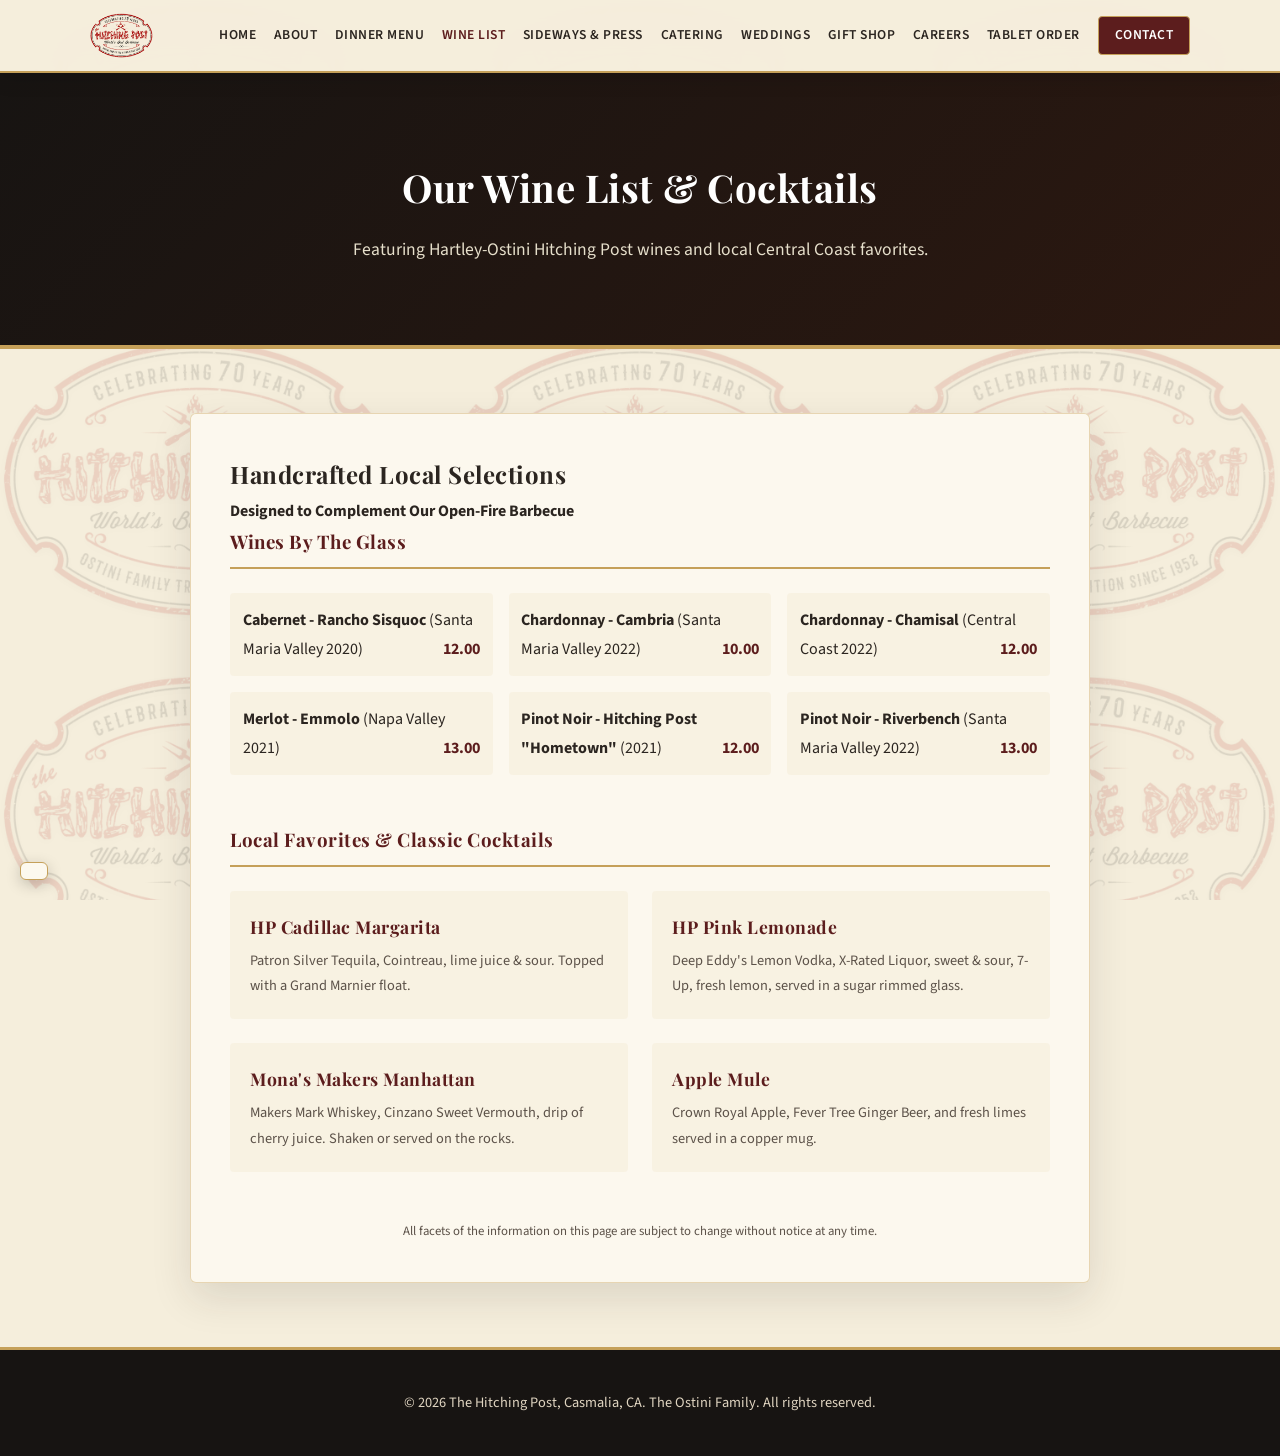
<file: wine.html>
<!DOCTYPE html>
<html lang="en">
<head>
    <meta charset="UTF-8">
    <meta name="viewport" content="width=device-width, initial-scale=1.0">
    <title>Wine List & Cocktails | The Hitching Post Casmalia</title>
    <link rel="stylesheet" href="style.css">
    <link rel="preconnect" href="https://fonts.googleapis.com">
    <link rel="preconnect" href="https://fonts.gstatic.com" crossorigin>
    <link href="https://fonts.googleapis.com/css2?family=Playfair+Display:ital,wght@0,400;0,700;1,400&family=Source+Sans+Pro:wght@400;600&display=swap" rel="stylesheet">
    <!-- Google Translate Script API -->
    <script type="text/javascript" src="//translate.google.com/translate_a/element.js?cb=googleTranslateElementInit"></script>
</head>
<body>

    <!-- Moving Logo Watermark Background Grid -->
    <div class="bg-grid-container">
        <div class="bg-column">
            <img src="logo.PNG" alt="Watermark Logo">
            <img src="logo.PNG" alt="Watermark Logo">
            <img src="logo.PNG" alt="Watermark Logo">
            <img src="logo.PNG" alt="Watermark Logo">
        </div>
        <div class="bg-column">
            <img src="logo.PNG" alt="Watermark Logo">
            <img src="logo.PNG" alt="Watermark Logo">
            <img src="logo.PNG" alt="Watermark Logo">
            <img src="logo.PNG" alt="Watermark Logo">
        </div>
        <div class="bg-column">
            <img src="logo.PNG" alt="Watermark Logo">
            <img src="logo.PNG" alt="Watermark Logo">
            <img src="logo.PNG" alt="Watermark Logo">
            <img src="logo.PNG" alt="Watermark Logo">
        </div>
    </div>

    <!-- Header / Navigation -->
    <header class="site-header">
        <div class="container nav-container">
            <a href="index.html" class="logo-link">
                <img src="logo.PNG" alt="The Hitching Post Logo" class="site-logo">
            </a>
            <nav class="nav-links">
                <a href="index.html">Home</a>
                <a href="about.html">About</a>
                <a href="menu.html">Dinner Menu</a>
                <a href="wine.html" class="active">Wine List</a>
                <a href="press.html">Sideways & Press</a>
                <a href="catering.html">Catering</a>
                <a href="weddings.html">Weddings</a>
                <a href="shop.html">Gift Shop</a>
                <a href="career.html">Careers</a>
                <a href="tablet-order.html">Tablet Order</a>
                <a href="contact.html" class="btn-nav">Contact</a>
            </nav>
        </div>
    </header>

    <!-- Hero Section -->
    <section class="page-hero">
        <div class="container">
            <h2>Our Wine List & Cocktails</h2>
            <p>Featuring Hartley-Ostini Hitching Post wines and local Central Coast favorites.</p>
        </div>
    </section>

    <!-- Wine Content -->
    <section class="content-section container">
        <div class="content-box" style="max-width: 900px;">
            <h2>Handcrafted Local Selections</h2>
            <p class="lead"><strong>Designed to Complement Our Open-Fire Barbecue</strong></p>

            <!-- Wines by the Glass -->
            <div style="margin-bottom: 3rem;">
                <h3 style="color: var(--primary-color); border-bottom: 2px solid var(--secondary-color); padding-bottom: 0.5rem; margin-bottom: 1.5rem; font-family: 'Playfair Display', serif;">Wines By The Glass</h3>
                <div style="display: grid; grid-template-columns: repeat(auto-fit, minmax(260px, 1fr)); gap: 1rem;">
                    <div style="background: rgba(197, 160, 89, 0.08); padding: 0.8rem; border-radius: 4px;">
                        <strong>Cabernet - Rancho Sisquoc</strong> (Santa Maria Valley 2020) <span style="float: right; color: var(--primary-color); font-weight: bold;">12.00</span>
                    </div>
                    <div style="background: rgba(197, 160, 89, 0.08); padding: 0.8rem; border-radius: 4px;">
                        <strong>Chardonnay - Cambria</strong> (Santa Maria Valley 2022) <span style="float: right; color: var(--primary-color); font-weight: bold;">10.00</span>
                    </div>
                    <div style="background: rgba(197, 160, 89, 0.08); padding: 0.8rem; border-radius: 4px;">
                        <strong>Chardonnay - Chamisal</strong> (Central Coast 2022) <span style="float: right; color: var(--primary-color); font-weight: bold;">12.00</span>
                    </div>
                    <div style="background: rgba(197, 160, 89, 0.08); padding: 0.8rem; border-radius: 4px;">
                        <strong>Merlot - Emmolo</strong> (Napa Valley 2021) <span style="float: right; color: var(--primary-color); font-weight: bold;">13.00</span>
                    </div>
                    <div style="background: rgba(197, 160, 89, 0.08); padding: 0.8rem; border-radius: 4px;">
                        <strong>Pinot Noir - Hitching Post "Hometown"</strong> (2021) <span style="float: right; color: var(--primary-color); font-weight: bold;">12.00</span>
                    </div>
                    <div style="background: rgba(197, 160, 89, 0.08); padding: 0.8rem; border-radius: 4px;">
                        <strong>Pinot Noir - Riverbench</strong> (Santa Maria Valley 2022) <span style="float: right; color: var(--primary-color); font-weight: bold;">13.00</span>
                    </div>
                </div>
            </div>

            <!-- Cocktails & Local Favorites -->
            <div style="margin-bottom: 3rem;">
                <h3 style="color: var(--primary-color); border-bottom: 2px solid var(--secondary-color); padding-bottom: 0.5rem; margin-bottom: 1.5rem; font-family: 'Playfair Display', serif;">Local Favorites & Classic Cocktails</h3>
                <div style="display: grid; grid-template-columns: repeat(auto-fit, minmax(260px, 1fr)); gap: 1.5rem;">
                    <div style="background: rgba(197, 160, 89, 0.08); padding: 1.25rem; border-radius: 4px;">
                        <h4 style="color: var(--primary-color); font-size: 1.1rem; margin-bottom: 0.3rem;">HP Cadillac Margarita</h4>
                        <p style="font-size: 0.9rem; color: var(--text-muted);">Patron Silver Tequila, Cointreau, lime juice & sour. Topped with a Grand Marnier float.</p>
                    </div>
                    <div style="background: rgba(197, 160, 89, 0.08); padding: 1.25rem; border-radius: 4px;">
                        <h4 style="color: var(--primary-color); font-size: 1.1rem; margin-bottom: 0.3rem;">HP Pink Lemonade</h4>
                        <p style="font-size: 0.9rem; color: var(--text-muted);">Deep Eddy's Lemon Vodka, X-Rated Liquor, sweet & sour, 7-Up, fresh lemon, served in a sugar rimmed glass.</p>
                    </div>
                    <div style="background: rgba(197, 160, 89, 0.08); padding: 1.25rem; border-radius: 4px;">
                        <h4 style="color: var(--primary-color); font-size: 1.1rem; margin-bottom: 0.3rem;">Mona's Makers Manhattan</h4>
                        <p style="font-size: 0.9rem; color: var(--text-muted);">Makers Mark Whiskey, Cinzano Sweet Vermouth, drip of cherry juice. Shaken or served on the rocks.</p>
                    </div>
                    <div style="background: rgba(197, 160, 89, 0.08); padding: 1.25rem; border-radius: 4px;">
                        <h4 style="color: var(--primary-color); font-size: 1.1rem; margin-bottom: 0.3rem;">Apple Mule</h4>
                        <p style="font-size: 0.9rem; color: var(--text-muted);">Crown Royal Apple, Fever Tree Ginger Beer, and fresh limes served in a copper mug.</p>
                    </div>
                </div>
            </div>

            <p style="font-size: 0.8rem; color: var(--text-muted); text-align: center; margin-top: 3rem;">All facets of the information on this page are subject to change without notice at any time.</p>
        </div>
    </section>

    <!-- Footer -->
    <footer>
        <div class="container">
            <p>&copy; 2026 The Hitching Post, Casmalia, CA. The Ostini Family. All rights reserved.</p>
        </div>
    </footer>

    <!-- JavaScript for Smooth Animations -->
    <script src="main.js" defer></script>
</body>
</html>
</file>
<file: style.css>
:root {
    --primary-color: #5c1d1d; 
    --secondary-color: #c5a059; 
    --accent-color: #3b2314; 
    --dark-bg: #171412;
    --paper-bg: #f5eedc; 
    --card-bg: #fcf8ee; 
    --text-main: #2b2520;
    --text-muted: #5c5249;
    --white: #ffffff;
    --transition: all 0.4s cubic-bezier(0.16, 1, 0.3, 1);
}

* {
    margin: 0;
    padding: 0;
    box-sizing: border-box;
}

html {
    scroll-behavior: smooth;
}

body {
    font-family: 'Source Sans Pro', sans-serif;
    color: var(--text-main);
    background-color: var(--paper-bg);
    line-height: 1.8;
    overflow-x: hidden;
    position: relative;
}

/* Moving Logo Watermark Background Grid */
.bg-grid-container {
    position: fixed;
    top: 0;
    left: 0;
    width: 100vw;
    height: 100vh;
    z-index: -2;
    overflow: hidden;
    display: flex;
    justify-content: space-around;
    gap: 40px;
    opacity: 0.12;
    pointer-events: none;
}

.bg-column {
    display: flex;
    flex-direction: column;
    gap: 50px;
    min-width: 200px;
}

.bg-column:nth-child(odd) {
    animation: scrollUp 45s linear infinite;
}

.bg-column:nth-child(even) {
    animation: scrollDown 50s linear infinite;
}

.bg-column img {
    width: 100%;
    height: auto;
    object-fit: contain;
    filter: drop-shadow(0 2px 4px rgba(0,0,0,0.2));
}

@keyframes scrollUp {
    0% { transform: translateY(0); }
    100% { transform: translateY(-50%); }
}

@keyframes scrollDown {
    0% { transform: translateY(-50%); }
    100% { transform: translateY(0); }
}

h1, h2, h3, h4 {
    font-family: 'Playfair Display', serif;
    letter-spacing: 0.5px;
}

.container {
    width: 90%;
    max-width: 1100px;
    margin: 0 auto;
}

/* Header & Responsive Navigation */
.site-header {
    background: rgba(245, 238, 220, 0.96);
    backdrop-filter: blur(12px);
    -webkit-backdrop-filter: blur(12px);
    color: var(--text-main);
    padding: 0.8rem 0;
    position: sticky;
    top: 0;
    z-index: 1000;
    border-bottom: 2px solid var(--secondary-color);
    box-shadow: 0 4px 20px rgba(0, 0, 0, 0.15);
}

.nav-container {
    display: flex;
    justify-content: space-between;
    align-items: center;
}

.logo-link {
    display: inline-block;
    line-height: 0;
}

.site-logo {
    height: 45px;
    width: auto;
    object-fit: contain;
}

.nav-links {
    display: flex;
    gap: 1.1rem;
    align-items: center;
    flex-wrap: wrap;
}

.nav-links a {
    color: var(--text-main);
    text-decoration: none;
    font-size: 0.85rem;
    font-weight: 600;
    position: relative;
    transition: color 0.3s ease;
    text-transform: uppercase;
    letter-spacing: 0.5px;
}

.nav-links a:hover, .nav-links a.active {
    color: var(--primary-color);
}

.btn-nav {
    background-color: var(--primary-color) !important;
    color: var(--white) !important;
    padding: 0.4rem 1rem !important;
    border-radius: 4px;
    border: 1px solid var(--secondary-color) !important;
}

/* Mobile Hamburger Menu Toggle Button */
.menu-toggle {
    display: none;
    background: none;
    border: none;
    font-size: 1.8rem;
    color: var(--primary-color);
    cursor: pointer;
}

/* Hero Section */
.page-hero {
    position: relative;
    background: linear-gradient(135deg, #171412 0%, #2c1810 100%);
    color: var(--white);
    padding: 5rem 1rem;
    text-align: center;
    border-bottom: 4px solid var(--secondary-color);
}

.page-hero h2 {
    font-size: 2.4rem;
    margin-bottom: 0.75rem;
}

.page-hero p {
    color: #e6dfcb;
    font-size: 1.1rem;
}

/* Content Boxes */
.content-section {
    padding: 4rem 0;
}

.content-box {
    max-width: 850px;
    margin: 0 auto;
    background: var(--card-bg);
    padding: 2.5rem;
    border-radius: 6px;
    box-shadow: 0 15px 40px rgba(43, 37, 32, 0.12), 
                inset 0 0 0 1px rgba(197, 160, 89, 0.4);
    position: relative;
}

.history-img {
    max-width: 100%;
    width: 320px;
    height: auto;
    border-radius: 4px;
    object-fit: contain;
    padding: 8px;
    background: var(--white);
    box-shadow: 0 10px 30px rgba(0,0,0,0.15), 0 0 0 2px var(--secondary-color);
}

.btn {
    display: inline-block;
    padding: 0.75rem 1.8rem;
    text-decoration: none;
    font-weight: 600;
    border-radius: 4px;
    text-transform: uppercase;
    letter-spacing: 1px;
    font-size: 0.85rem;
    text-align: center;
}

.btn-primary {
    background-color: var(--primary-color);
    color: var(--white);
    border: 1px solid var(--secondary-color);
}

.btn-secondary {
    background-color: transparent;
    color: var(--text-main);
    border: 2px solid var(--primary-color);
}

/* Google Translate Floating Widget Styling (Bottom Left) */
#google_translate_element {
    position: fixed;
    bottom: 20px;
    left: 20px;
    z-index: 9999;
    background: var(--card-bg);
    padding: 0.5rem 0.8rem;
    border-radius: 6px;
    box-shadow: 0 4px 15px rgba(0,0,0,0.2);
    border: 1px solid var(--secondary-color);
}

footer {
    background-color: var(--dark-bg);
    color: #e0d5c1;
    text-align: center;
    padding: 2.5rem 1rem;
    font-size: 0.9rem;
    border-top: 3px solid var(--secondary-color);
}

/* --- TABLET & MOBILE RESPONSIVE MEDIA QUERIES --- */
@media(max-width: 992px) {
    .menu-toggle {
        display: block;
    }
    .nav-links {
        display: none;
        flex-direction: column;
        width: 100%;
        background: rgba(245, 238, 220, 0.98);
        position: absolute;
        top: 100%;
        left: 0;
        padding: 1.5rem;
        box-shadow: 0 10px 20px rgba(0,0,0,0.15);
        border-bottom: 2px solid var(--secondary-color);
        gap: 1rem;
        text-align: center;
    }
    .nav-links.active {
        display: flex;
    }
    .content-box {
        padding: 1.8rem;
    }
    .page-hero h2 {
        font-size: 2rem;
    }
}

@media(max-width: 600px) {
    .page-hero h2 {
        font-size: 1.6rem;
    }
    .content-box {
        padding: 1.2rem;
    }
}
</file>
